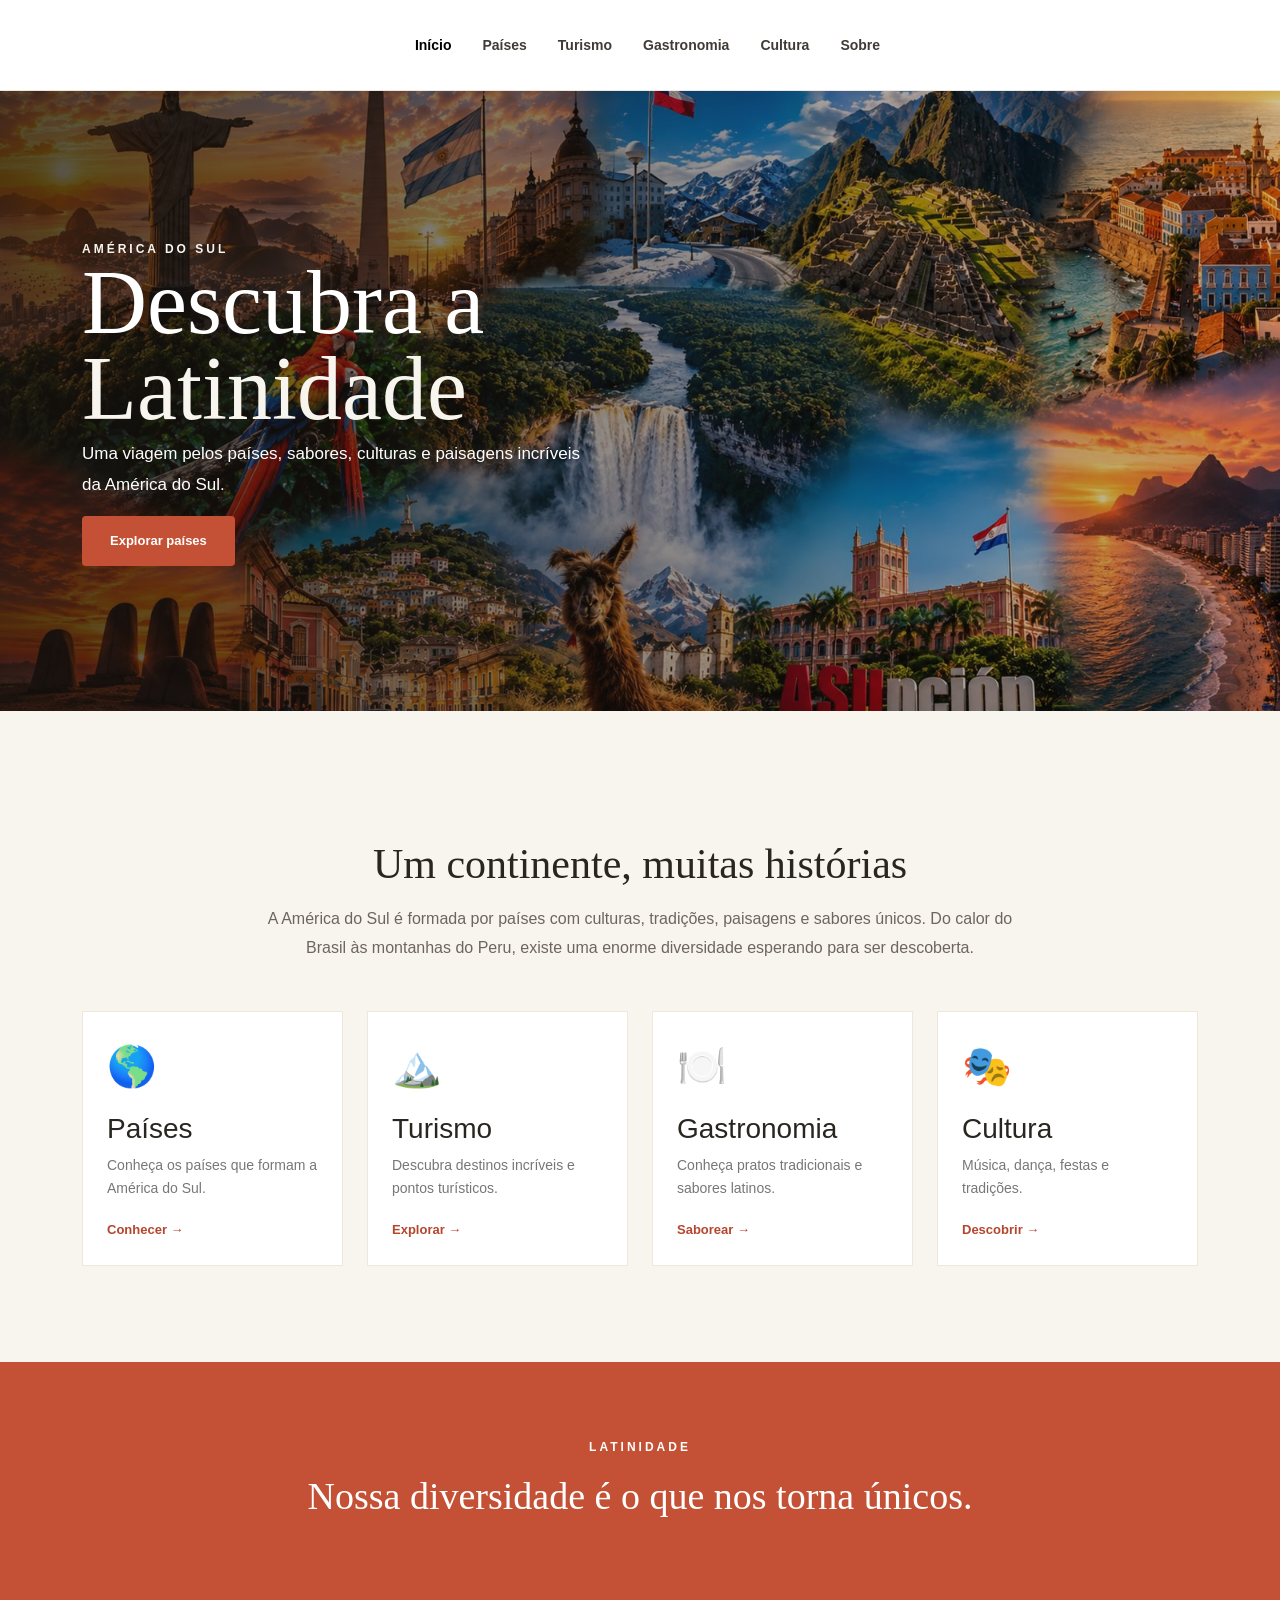
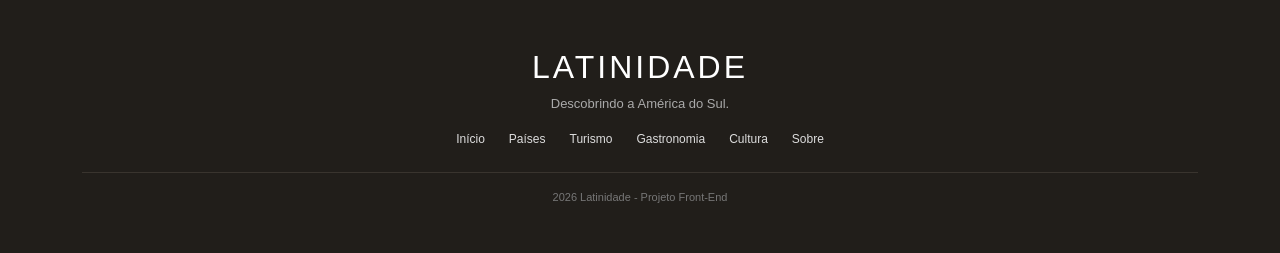
<file: index.html>
<!DOCTYPE html>
<html lang="pt-BR">

<head>
    <meta charset="UTF-8">
    <meta name="viewport" content="width=device-width, initial-scale=1.0">

    <title>Latinidade | América do Sul</title>

    <!-- Bootstrap 5 -->
    <link href="https://cdn.jsdelivr.net/npm/bootstrap@5.3.3/dist/css/bootstrap.min.css" rel="stylesheet">

    <!-- css personalizado -->
    <link rel="stylesheet" href="css/style.css">
</head>

<body>

    <header>
        <nav class="navbar navbar-expand-lg">
            <div class="container">

                

                <!-- BOTÃO MOBILE -->
                <button class="navbar-toggler" type="button" data-bs-toggle="collapse" data-bs-target="#menuPrincipal"
                    aria-controls="menuPrincipal" aria-expanded="false" aria-label="Abrir menu">

                    <span class="navbar-toggler-icon"></span>

                </button>

                <!-- MENU -->
                <div class="collapse navbar-collapse" id="menuPrincipal">

                    <ul class="navbar-nav ms-auto">

                        <li class="nav-item">
                            <a class="nav-link active" href="index.html">
                                Início
                            </a>
                        </li>

                        <li class="nav-item">
                            <a class="nav-link" href="paises.html">
                                Países
                            </a>
                        </li>

                        <li class="nav-item">
                            <a class="nav-link" href="turismo.html">
                                Turismo
                            </a>
                        </li>

                        <li class="nav-item">
                            <a class="nav-link" href="gastronomia.html">
                                Gastronomia
                            </a>
                        </li>

                        <li class="nav-item">
                            <a class="nav-link" href="cultura.html">
                                Cultura
                            </a>
                        </li>

                        <li class="nav-item">
                            <a class="nav-link" href="sobre.html">
                                Sobre
                            </a>
                        </li>

                    </ul>

                </div>

            </div>
        </nav>
    </header>


    <main>

        <!-- HERO -->
        <section class="hero">

            <div class="container hero-content">

                <span class="tag">
                    AMÉRICA DO SUL
                </span>

                <h1 class="display-title">
                    Descubra a<br>
                    <span>Latinidade</span>
                </h1>

                <p>
                    Uma viagem pelos países, sabores, culturas e paisagens
                    incríveis da América do Sul.
                </p>

                <a href="paises.html" class="btn-latinidade">
                    Explorar países
                </a>

            </div>

        </section>


        <!-- INTRODUÇÃO -->
        <section class="py-5">

            <div class="container py-5">

                <div class="section-title text-center mb-5">

                    <span>EXPLORE</span>

                    <h2 class="mt-2">
                        Um continente, muitas histórias
                    </h2>

                    <p class="intro-text mx-auto mt-3">
                        A América do Sul é formada por países com culturas,
                        tradições, paisagens e sabores únicos. Do calor do Brasil
                        às montanhas do Peru, existe uma enorme diversidade
                        esperando para ser descoberta.
                    </p>

                </div>


                <!-- CARDS -->
                <div class="row g-4">

                    <div class="col-12 col-md-6 col-lg-3">

                        <div class="info-card h-100 p-4">

                            <div class="card-icon mb-3">
                                🌎
                            </div>

                            <h3>
                                Países
                            </h3>

                            <p>
                                Conheça os países que formam a América do Sul.
                            </p>

                            <a href="paises.html">
                                Conhecer →
                            </a>

                        </div>

                    </div>


                    <div class="col-12 col-md-6 col-lg-3">

                        <div class="info-card h-100 p-4">

                            <div class="card-icon mb-3">
                                🏔️
                            </div>

                            <h3>
                                Turismo
                            </h3>

                            <p>
                                Descubra destinos incríveis e pontos turísticos.
                            </p>

                            <a href="turismo.html">
                                Explorar →
                            </a>

                        </div>

                    </div>


                    <div class="col-12 col-md-6 col-lg-3">

                        <div class="info-card h-100 p-4">

                            <div class="card-icon mb-3">
                                🍽️
                            </div>

                            <h3>
                                Gastronomia
                            </h3>

                            <p>
                                Conheça pratos tradicionais e sabores latinos.
                            </p>

                            <a href="gastronomia.html">
                                Saborear →
                            </a>

                        </div>

                    </div>


                    <div class="col-12 col-md-6 col-lg-3">

                        <div class="info-card h-100 p-4">

                            <div class="card-icon mb-3">
                                🎭
                            </div>

                            <h3>
                                Cultura
                            </h3>

                            <p>
                                Música, dança, festas e tradições.
                            </p>

                            <a href="cultura.html">
                                Descobrir →
                            </a>

                        </div>

                    </div>

                </div>

            </div>

        </section>


        <!-- FRASE -->
        <section class="quote-section py-5">

            <div class="container text-center py-4">

                <span>
                    LATINIDADE
                </span>

                <h2 class="mx-auto mt-3">
                    Nossa diversidade é o que nos torna únicos.
                </h2>

            </div>

        </section>

    </main>


    <!-- FOOTER -->
    <footer class="py-5">

        <div class="container text-center">

            <h2>
                LATINIDADE
            </h2>

            <p>
                Descobrindo a América do Sul.
            </p>

            <div class="footer-links d-flex justify-content-center flex-wrap gap-4">

                <a href="index.html">Início</a>
                <a href="paises.html">Países</a>
                <a href="turismo.html">Turismo</a>
                <a href="gastronomia.html">Gastronomia</a>
                <a href="cultura.html">Cultura</a>
                <a href="sobre.html">Sobre</a>

            </div>

            <p class="copyright mt-4 pt-3 mb-0">
                 2026 Latinidade - Projeto Front-End
            </p>

        </div>

    </footer>


    <!-- Bootstrap JS -->
    <script src="https://cdn.jsdelivr.net/npm/bootstrap@5.3.3/dist/js/bootstrap.bundle.min.js"></script>

</body>

</html>
</file>
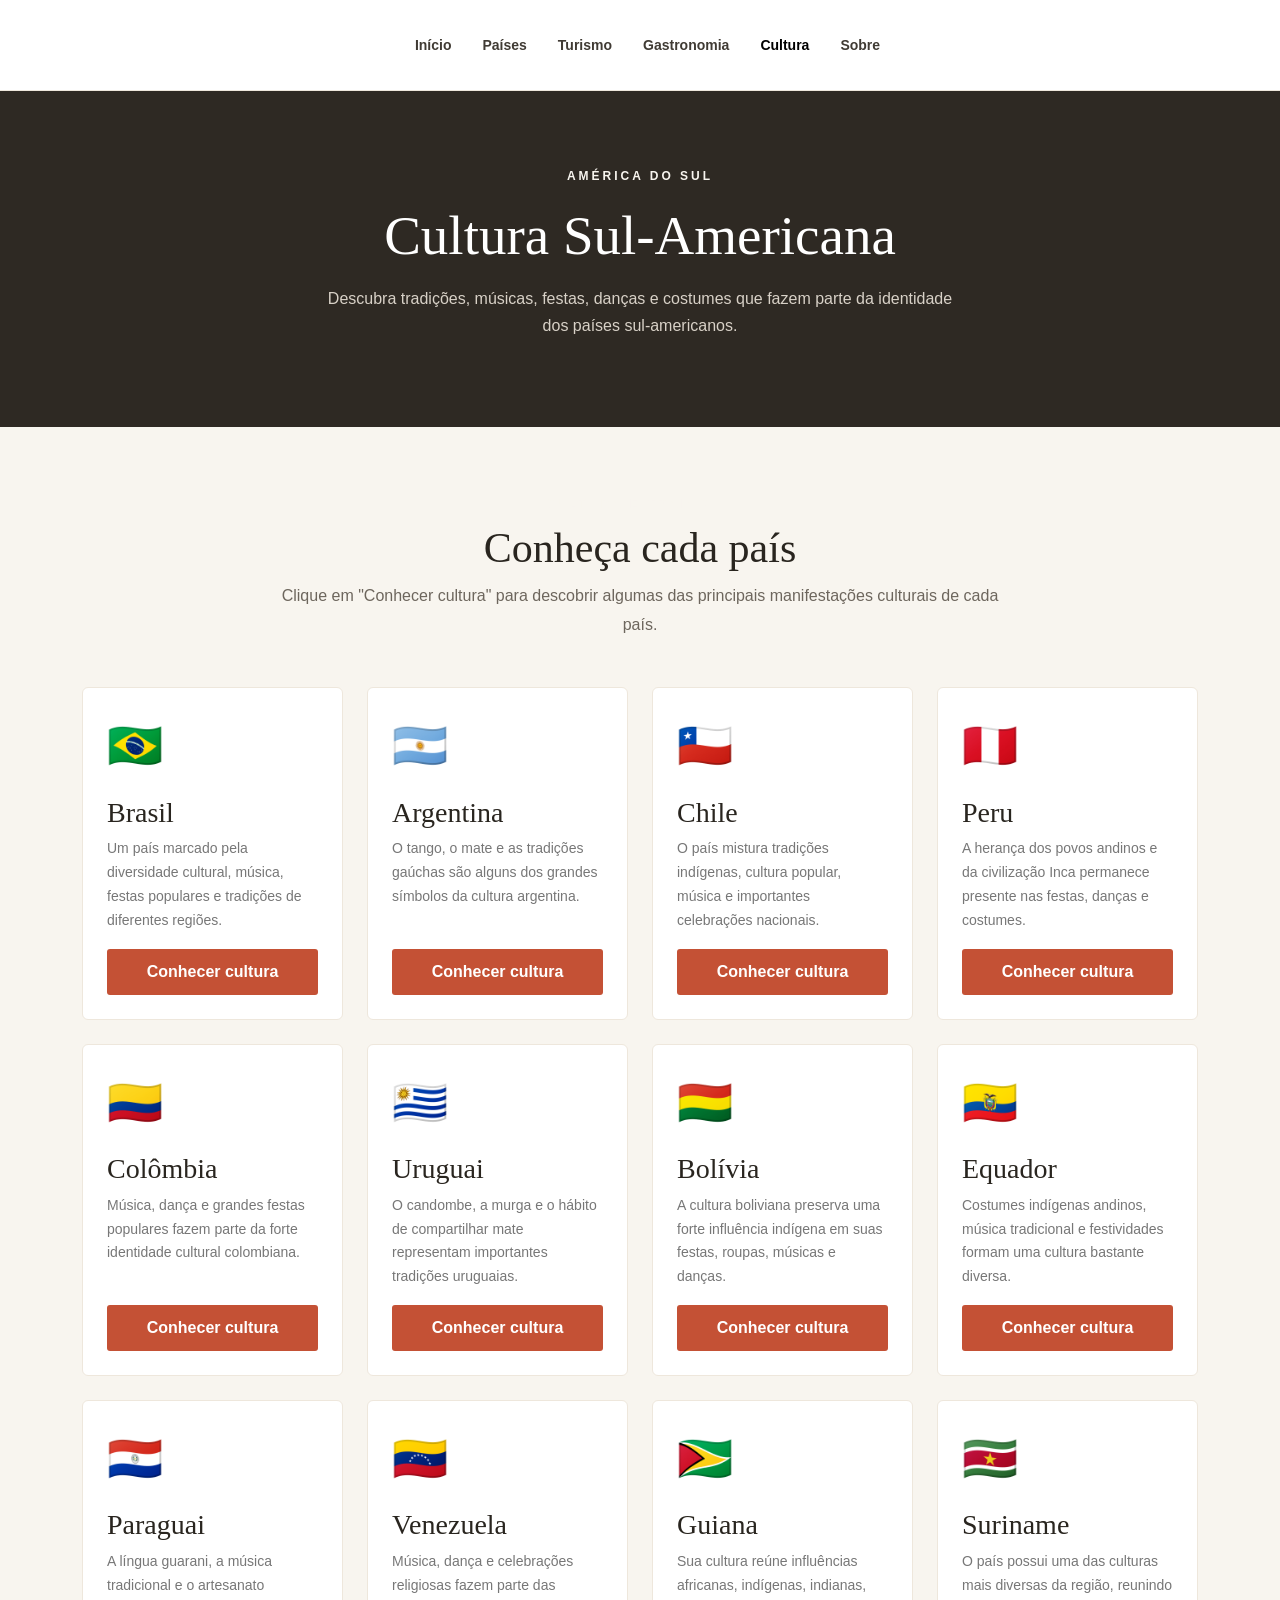
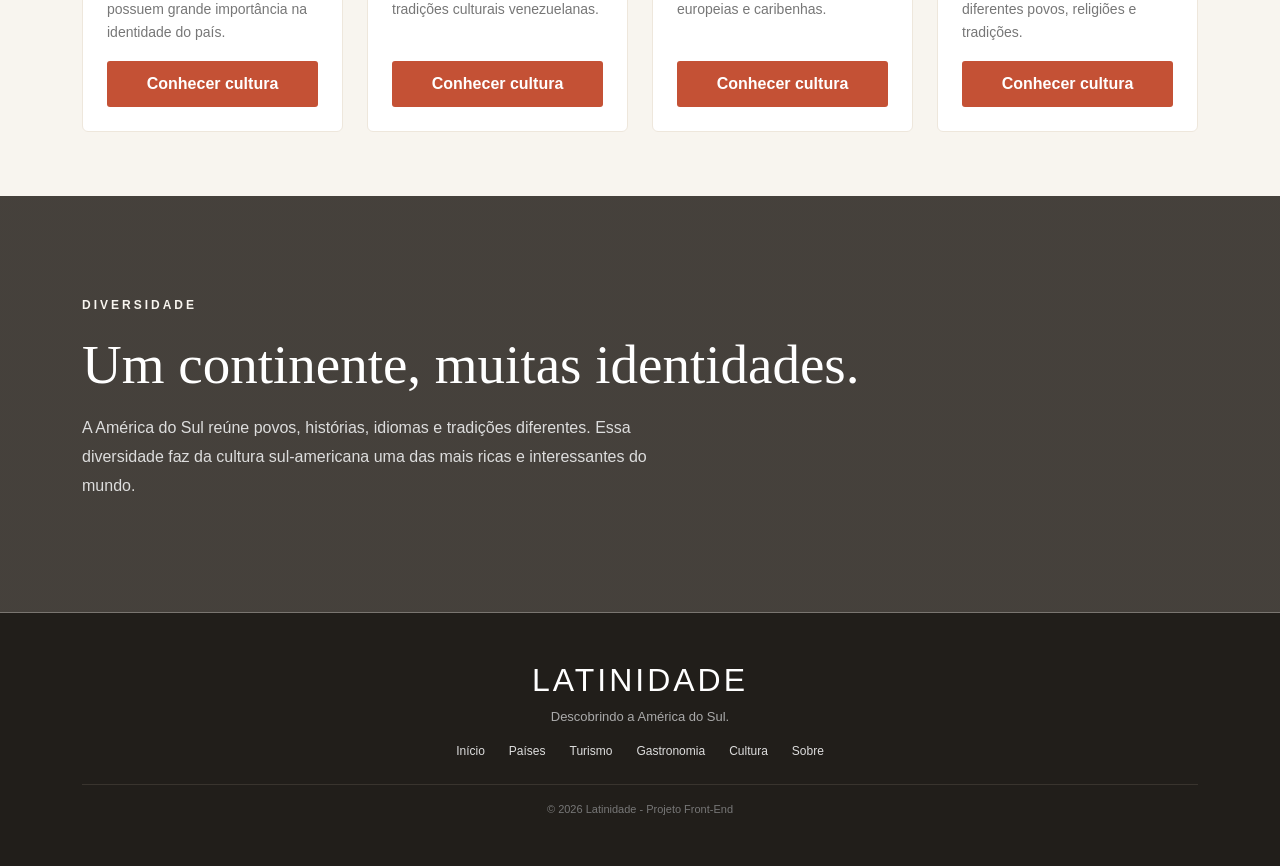
<file: cultura.html>
<!DOCTYPE html>
<html lang="pt-BR">

<head>

    <meta charset="UTF-8">

    <meta name="viewport" content="width=device-width, initial-scale=1.0">

    <title>Cultura | Latinidade</title>

    <!-- Bootstrap -->
    <link href="https://cdn.jsdelivr.net/npm/bootstrap@5.3.3/dist/css/bootstrap.min.css" rel="stylesheet">

    <!-- css do grupo -->
    <link rel="stylesheet" href="css/style.css">

    <!-- Só alguns ajustes específicos desta página -->
    <style>
        .culture-card {
            border-radius: 6px;
        }

        .culture-card p {
            min-height: 95px;
        }

        .culture-card .btn-card {
            margin-top: auto;
        }

        .culture-card {
            display: flex;
            flex-direction: column;
        }

        .culture-modal-icon {
            font-size: 55px;
        }

        .modal-content {
            border: none;
            border-radius: 8px;
        }

        .modal-header {
            background: #2b2722;
            color: white;
            border-bottom: none;
        }

        .modal-header .btn-close {
            filter: invert(1);
        }

        .modal-title {
            font-family: "Playfair Display", serif;
        }

        .culture-info {
            border-left: 3px solid #b5462e;
            padding-left: 15px;
            margin-bottom: 18px;
        }

        .culture-info strong {
            display: block;
            color: #b5462e;
            margin-bottom: 4px;
        }
    </style>

</head>


<body>


    <!-- =========================
     MENU
========================= -->

    <header>

        <nav class="navbar navbar-expand-lg">

            <div class="container">



                <!-- Botão que aparece no celular -->

                <button class="navbar-toggler" type="button" data-bs-toggle="collapse" data-bs-target="#menuPrincipal">

                    <span class="navbar-toggler-icon"></span>

                </button>


                <div class="collapse navbar-collapse" id="menuPrincipal">

                    <ul class="navbar-nav ms-auto">

                        <li class="nav-item">

                            <a class="nav-link" href="index.html">

                                Início

                            </a>

                        </li>


                        <li class="nav-item">

                            <a class="nav-link" href="paises.html">

                                Países

                            </a>

                        </li>


                        <li class="nav-item">

                            <a class="nav-link" href="turismo.html">

                                Turismo

                            </a>

                        </li>


                        <li class="nav-item">

                            <a class="nav-link" href="gastronomia.html">

                                Gastronomia

                            </a>

                        </li>


                        <li class="nav-item">

                            <a class="nav-link active" href="cultura.html">

                                Cultura

                            </a>

                        </li>


                        <li class="nav-item">

                            <a class="nav-link" href="sobre.html">

                                Sobre

                            </a>

                        </li>

                    </ul>

                </div>

            </div>

        </nav>

    </header>



    <main>


        <!-- =========================
     CABEÇALHO DA PÁGINA
========================= -->

        <section class="page-header py-5">

            <div class="container text-center py-4">

                <span>
                    AMÉRICA DO SUL
                </span>

                <h1 class="mt-3">
                    Cultura Sul-Americana
                </h1>

                <p class="mx-auto mt-3">

                    Descubra tradições, músicas, festas,
                    danças e costumes que fazem parte
                    da identidade dos países sul-americanos.

                </p>

            </div>

        </section>



        <!-- =========================
     CARDS
========================= -->

        <section class="py-5">

            <div class="container py-3">


                <div class="section-title text-center mb-5">

                    <span>
                        CULTURA E TRADIÇÃO
                    </span>

                    <h2 class="mt-2">
                        Conheça cada país
                    </h2>

                    <p class="intro-text mx-auto">

                        Clique em "Conhecer cultura" para descobrir
                        algumas das principais manifestações culturais
                        de cada país.

                    </p>

                </div>


                <div class="row g-4">


                    <!-- BRASIL -->

                    <div class="col-12 col-md-6 col-lg-4 col-xl-3">

                        <div class="culture-card h-100 p-4">

                            <div class="culture-icon mb-3">
                                🇧🇷
                            </div>

                            <h2>
                                Brasil
                            </h2>

                            <p>

                                Um país marcado pela diversidade cultural,
                                música, festas populares e tradições
                                de diferentes regiões.

                            </p>

                            <button class="btn-card" onclick="abrirCultura('Brasil')">

                                Conhecer cultura

                            </button>

                        </div>

                    </div>



                    <!-- ARGENTINA -->

                    <div class="col-12 col-md-6 col-lg-4 col-xl-3">

                        <div class="culture-card h-100 p-4">

                            <div class="culture-icon mb-3">
                                🇦🇷
                            </div>

                            <h2>
                                Argentina
                            </h2>

                            <p>

                                O tango, o mate e as tradições gaúchas
                                são alguns dos grandes símbolos
                                da cultura argentina.

                            </p>

                            <button class="btn-card" onclick="abrirCultura('Argentina')">

                                Conhecer cultura

                            </button>

                        </div>

                    </div>



                    <!-- CHILE -->

                    <div class="col-12 col-md-6 col-lg-4 col-xl-3">

                        <div class="culture-card h-100 p-4">

                            <div class="culture-icon mb-3">
                                🇨🇱
                            </div>

                            <h2>
                                Chile
                            </h2>

                            <p>

                                O país mistura tradições indígenas,
                                cultura popular, música e importantes
                                celebrações nacionais.

                            </p>

                            <button class="btn-card" onclick="abrirCultura('Chile')">

                                Conhecer cultura

                            </button>

                        </div>

                    </div>



                    <!-- PERU -->

                    <div class="col-12 col-md-6 col-lg-4 col-xl-3">

                        <div class="culture-card h-100 p-4">

                            <div class="culture-icon mb-3">
                                🇵🇪
                            </div>

                            <h2>
                                Peru
                            </h2>

                            <p>

                                A herança dos povos andinos e da
                                civilização Inca permanece presente
                                nas festas, danças e costumes.

                            </p>

                            <button class="btn-card" onclick="abrirCultura('Peru')">

                                Conhecer cultura

                            </button>

                        </div>

                    </div>



                    <!-- COLÔMBIA -->

                    <div class="col-12 col-md-6 col-lg-4 col-xl-3">

                        <div class="culture-card h-100 p-4">

                            <div class="culture-icon mb-3">
                                🇨🇴
                            </div>

                            <h2>
                                Colômbia
                            </h2>

                            <p>

                                Música, dança e grandes festas populares
                                fazem parte da forte identidade
                                cultural colombiana.

                            </p>

                            <button class="btn-card" onclick="abrirCultura('Colômbia')">

                                Conhecer cultura

                            </button>

                        </div>

                    </div>



                    <!-- URUGUAI -->

                    <div class="col-12 col-md-6 col-lg-4 col-xl-3">

                        <div class="culture-card h-100 p-4">

                            <div class="culture-icon mb-3">
                                🇺🇾
                            </div>

                            <h2>
                                Uruguai
                            </h2>

                            <p>

                                O candombe, a murga e o hábito de
                                compartilhar mate representam
                                importantes tradições uruguaias.

                            </p>

                            <button class="btn-card" onclick="abrirCultura('Uruguai')">

                                Conhecer cultura

                            </button>

                        </div>

                    </div>



                    <!-- BOLÍVIA -->

                    <div class="col-12 col-md-6 col-lg-4 col-xl-3">

                        <div class="culture-card h-100 p-4">

                            <div class="culture-icon mb-3">
                                🇧🇴
                            </div>

                            <h2>
                                Bolívia
                            </h2>

                            <p>

                                A cultura boliviana preserva uma forte
                                influência indígena em suas festas,
                                roupas, músicas e danças.

                            </p>

                            <button class="btn-card" onclick="abrirCultura('Bolívia')">

                                Conhecer cultura

                            </button>

                        </div>

                    </div>



                    <!-- EQUADOR -->

                    <div class="col-12 col-md-6 col-lg-4 col-xl-3">

                        <div class="culture-card h-100 p-4">

                            <div class="culture-icon mb-3">
                                🇪🇨
                            </div>

                            <h2>
                                Equador
                            </h2>

                            <p>

                                Costumes indígenas andinos,
                                música tradicional e festividades
                                formam uma cultura bastante diversa.

                            </p>

                            <button class="btn-card" onclick="abrirCultura('Equador')">

                                Conhecer cultura

                            </button>

                        </div>

                    </div>



                    <!-- PARAGUAI -->

                    <div class="col-12 col-md-6 col-lg-4 col-xl-3">

                        <div class="culture-card h-100 p-4">

                            <div class="culture-icon mb-3">
                                🇵🇾
                            </div>

                            <h2>
                                Paraguai
                            </h2>

                            <p>

                                A língua guarani, a música tradicional
                                e o artesanato possuem grande importância
                                na identidade do país.

                            </p>

                            <button class="btn-card" onclick="abrirCultura('Paraguai')">

                                Conhecer cultura

                            </button>

                        </div>

                    </div>



                    <!-- VENEZUELA -->

                    <div class="col-12 col-md-6 col-lg-4 col-xl-3">

                        <div class="culture-card h-100 p-4">

                            <div class="culture-icon mb-3">
                                🇻🇪
                            </div>

                            <h2>
                                Venezuela
                            </h2>

                            <p>

                                Música, dança e celebrações religiosas
                                fazem parte das tradições
                                culturais venezuelanas.

                            </p>

                            <button class="btn-card" onclick="abrirCultura('Venezuela')">

                                Conhecer cultura

                            </button>

                        </div>

                    </div>



                    <!-- GUIANA -->

                    <div class="col-12 col-md-6 col-lg-4 col-xl-3">

                        <div class="culture-card h-100 p-4">

                            <div class="culture-icon mb-3">
                                🇬🇾
                            </div>

                            <h2>
                                Guiana
                            </h2>

                            <p>

                                Sua cultura reúne influências africanas,
                                indígenas, indianas, europeias
                                e caribenhas.

                            </p>

                            <button class="btn-card" onclick="abrirCultura('Guiana')">

                                Conhecer cultura

                            </button>

                        </div>

                    </div>



                    <!-- SURINAME -->

                    <div class="col-12 col-md-6 col-lg-4 col-xl-3">

                        <div class="culture-card h-100 p-4">

                            <div class="culture-icon mb-3">
                                🇸🇷
                            </div>

                            <h2>
                                Suriname
                            </h2>

                            <p>

                                O país possui uma das culturas mais
                                diversas da região, reunindo diferentes
                                povos, religiões e tradições.

                            </p>

                            <button class="btn-card" onclick="abrirCultura('Suriname')">

                                Conhecer cultura

                            </button>

                        </div>

                    </div>


                </div>

            </div>

        </section>



        <!-- =========================
     DESTAQUE FINAL
========================= -->

        <section class="culture-highlight py-5">

            <div class="container py-5">

                <span class="small-title">
                    DIVERSIDADE
                </span>

                <h2 class="mt-3">

                    Um continente,
                    muitas identidades.

                </h2>

                <p class="mt-3">

                    A América do Sul reúne povos, histórias,
                    idiomas e tradições diferentes.
                    Essa diversidade faz da cultura sul-americana
                    uma das mais ricas e interessantes do mundo.

                </p>

            </div>

        </section>


    </main>



    <!-- =========================
     RODAPÉ
========================= -->

    <footer class="py-5">

        <div class="container text-center">

            <h2>
                LATINIDADE
            </h2>

            <p>
                Descobrindo a América do Sul.
            </p>


            <div class="footer-links d-flex justify-content-center flex-wrap gap-4">

                <a href="index.html">
                    Início
                </a>

                <a href="paises.html">
                    Países
                </a>

                <a href="turismo.html">
                    Turismo
                </a>

                <a href="gastronomia.html">
                    Gastronomia
                </a>

                <a href="cultura.html">
                    Cultura
                </a>

                <a href="sobre.html">
                    Sobre
                </a>

            </div>


            <p class="copyright mt-4 pt-3 mb-0">

                © 2026 Latinidade - Projeto Front-End

            </p>

        </div>

    </footer>



    <!-- ==================================
     MODAL CULTURA
=================================== -->

    <div class="modal fade" id="modalCultura" tabindex="-1">

        <div class="modal-dialog modal-dialog-centered modal-lg">

            <div class="modal-content">


                <!-- IMAGEM -->

                <div class="culture-modal-hero" id="modalImagem">


                    <!-- botão fechar -->

                    <button type="button" class="btn-close culture-modal-close" data-bs-dismiss="modal"
                        aria-label="Fechar">
                    </button>


                    <!-- informações sobre a imagem -->

                    <div class="culture-modal-hero-content">

                        <div class="flag" id="modalBandeira">
                        </div>


                        <h2 id="modalPais">
                            Brasil
                        </h2>


                        <p id="modalSubtitulo">
                            Diversidade, música e tradição.
                        </p>

                    </div>

                </div>



                <!-- CONTEÚDO -->

                <div class="modal-body p-4 p-md-5">


                    <div class="culture-info">

                        <strong>
                            🎵 Música e dança
                        </strong>

                        <span id="modalMusica">
                        </span>

                    </div>



                    <div class="culture-info">

                        <strong>
                            🎉 Festas e tradições
                        </strong>

                        <span id="modalFesta">
                        </span>

                    </div>



                    <div class="culture-info">

                        <strong>
                            🌎 Identidade cultural
                        </strong>

                        <span id="modalIdentidade">
                        </span>

                    </div>



                    <div class="text-end mt-4">

                        <button class="btn-card" data-bs-dismiss="modal">

                            Fechar

                        </button>

                    </div>


                </div>

            </div>

        </div>

    </div>


    <!-- Bootstrap JavaScript -->

    <script src="https://cdn.jsdelivr.net/npm/bootstrap@5.3.3/dist/js/bootstrap.bundle.min.js">
    </script>



    <!-- NOSSO JAVASCRIPT -->

    <script>


        const culturas = {


            Brasil: {

                bandeira: "🇧🇷",

                imagem: "img/cultura/brasil.jpg",

                subtitulo: "Diversidade, música e tradição.",

                musica:
                    "Samba, bossa nova, forró, frevo e outros ritmos representam diferentes regiões brasileiras.",

                festa:
                    "Carnaval, festas juninas e celebrações religiosas estão entre as manifestações populares mais conhecidas.",

                identidade:
                    "A cultura brasileira resulta da mistura de influências indígenas, africanas, europeias e de diversos povos imigrantes."

            },


            Argentina: {

                bandeira: "🇦🇷",

                imagem: "img/cultura/argentina.jpg",

                subtitulo: "Tango, tradição e identidade.",

                musica:
                    "O tango é um dos maiores símbolos culturais argentinos e ganhou reconhecimento internacional.",

                festa:
                    "O hábito de compartilhar mate e as tradições dos gaúchos fazem parte da vida e da história do país.",

                identidade:
                    "A cultura argentina combina tradições locais, influências indígenas e forte herança da imigração europeia."

            },


            Chile: {

                bandeira: "🇨🇱",

                imagem: "img/cultura/chile.jpg",

                subtitulo: "Tradições indígenas e celebrações nacionais.",

                musica:
                    "A cueca é considerada uma das danças tradicionais mais representativas do Chile.",

                festa:
                    "As Festas Pátrias são celebradas com música, danças, comidas e encontros familiares.",

                identidade:
                    "A cultura chilena reúne tradições indígenas, especialmente mapuches, e influências europeias."

            },


            Peru: {

                bandeira: "🇵🇪",

                imagem: "img/cultura/peru.png",

                subtitulo: "Herança andina e história Inca.",

                musica:
                    "Danças como a marinera e ritmos andinos fazem parte da tradição musical peruana.",

                festa:
                    "O Inti Raymi é uma importante celebração relacionada à herança da antiga civilização Inca.",

                identidade:
                    "A cultura peruana mantém forte presença de tradições andinas e indígenas combinadas com influências coloniais."

            },

            Colômbia: {

                bandeira: "🇨🇴",

                imagem: "img/cultura/colombia.jpg",

                subtitulo: "Diversidade cultural e tradições rurais.",

                musica:
                    "Cumbia e vallenato estão entre os estilos musicais mais conhecidos e representativos do país.",

                festa:
                    "O Carnaval de Barranquilla é uma das celebrações culturais mais famosas da Colômbia.",

                identidade:
                    "A cultura colombiana é resultado da mistura de influências indígenas, africanas e europeias."

            },


            Uruguai: {

                bandeira: "🇺🇾",

                imagem: "img/cultura/uruguai.jpg",

                subtitulo: "Tradições gaúchas e cultura urbana.",

                musica:
                    "O candombe e a murga possuem grande importância na música e na cultura popular uruguaia.",

                festa:
                    "O Carnaval uruguaio reúne apresentações de murgas, comparsas e diferentes manifestações populares.",

                identidade:
                    "O mate, a música e as tradições ligadas à vida gaúcha fazem parte do cotidiano e da identidade do país."

            },


            Bolívia: {

                bandeira: "🇧🇴",

                imagem: "img/cultura/bolivia.jpg",

                subtitulo: "Tradições indígenas e celebrações nacionais.",

                musica:
                    "Danças tradicionais como a Diablada utilizam roupas coloridas, máscaras e música típica.",

                festa:
                    "O Carnaval de Oruro é uma importante celebração das tradições culturais bolivianas.",

                identidade:
                    "Povos indígenas como quéchuas e aimarás exercem forte influência nos idiomas, roupas, festas e costumes."

            },


            Equador: {

                bandeira: "🇪🇨",

                imagem: "img/cultura/equador.jpg",

                subtitulo: "Diversidade cultural e tradições indígenas.",

                musica:
                    "O pasillo é um gênero musical tradicional associado à cultura e à identidade equatoriana.",

                festa:
                    "Diferentes regiões preservam festas indígenas, religiosas e celebrações populares.",

                identidade:
                    "A cultura equatoriana reúne tradições andinas, indígenas, afro-equatorianas e influências europeias."

            },


            Paraguai: {

                bandeira: "🇵🇾",

                imagem: "img/cultura/paraguai.jpg",

                subtitulo: "Tradições guarani e música popular.",

                musica:
                    "A polca paraguaia e a harpa paraguaia são importantes elementos da música tradicional.",

                festa:
                    "Festas religiosas, artesanato e encontros comunitários preservam diferentes tradições do país.",

                identidade:
                    "O Paraguai possui forte presença da cultura guarani, e o guarani é amplamente utilizado ao lado do espanhol."

            },


            Venezuela: {

                bandeira: "🇻🇪",

                imagem: "img/cultura/venezuela.jpg",

                subtitulo: "Música, dança e celebrações religiosas.",

                musica:
                    "O joropo é uma das manifestações musicais e de dança mais representativas da Venezuela.",

                festa:
                    "Festas religiosas e celebrações populares variam de acordo com as diferentes regiões do país.",

                identidade:
                    "A cultura venezuelana reúne influências indígenas, africanas e europeias."

            },


            Guiana: {

                bandeira: "🇬🇾",

                imagem: "img/cultura/guiana.jpg",

                subtitulo: "Diversidade cultural e influências caribenhas.",

                musica:
                    "A música do país reflete influências caribenhas, africanas e indianas.",

                festa:
                    "Mashramani é uma das grandes celebrações nacionais e reúne desfiles, música e dança.",

                identidade:
                    "A sociedade guianense reúne comunidades indígenas, afro-guianenses, indo-guianenses e outros grupos culturais."

            },


            Suriname: {

                bandeira: "🇸🇷",

                imagem: "img/cultura/suriname.jpg",

                subtitulo: "Diversidade cultural e tradições religiosas.",

                musica:
                    "O kaseko é um dos estilos musicais associados à diversidade cultural surinamesa.",

                festa:
                    "O país celebra tradições relacionadas às diferentes comunidades religiosas e culturais presentes em sua população.",

                identidade:
                    "A cultura do Suriname combina influências indígenas, africanas, indianas, javanesas, europeias e outras."

            }

        };



        function abrirCultura(pais) {

            const cultura = culturas[pais];


            // coloca a imagem no topo

            document.getElementById("modalImagem").style.backgroundImage =
                `url('${cultura.imagem}')`;


            // bandeira

            document.getElementById("modalBandeira").textContent =
                cultura.bandeira;


            // nome do país

            document.getElementById("modalPais").textContent =
                pais;


            // subtítulo

            document.getElementById("modalSubtitulo").textContent =
                cultura.subtitulo;


            // música

            document.getElementById("modalMusica").textContent =
                cultura.musica;


            // festas

            document.getElementById("modalFesta").textContent =
                cultura.festa;


            // identidade

            document.getElementById("modalIdentidade").textContent =
                cultura.identidade;


            // manda o Bootstrap abrir a janela

            const modal =
                new bootstrap.Modal(
                    document.getElementById("modalCultura")
                );


            modal.show();

        }


    </script>


</body>

</html>
</file>
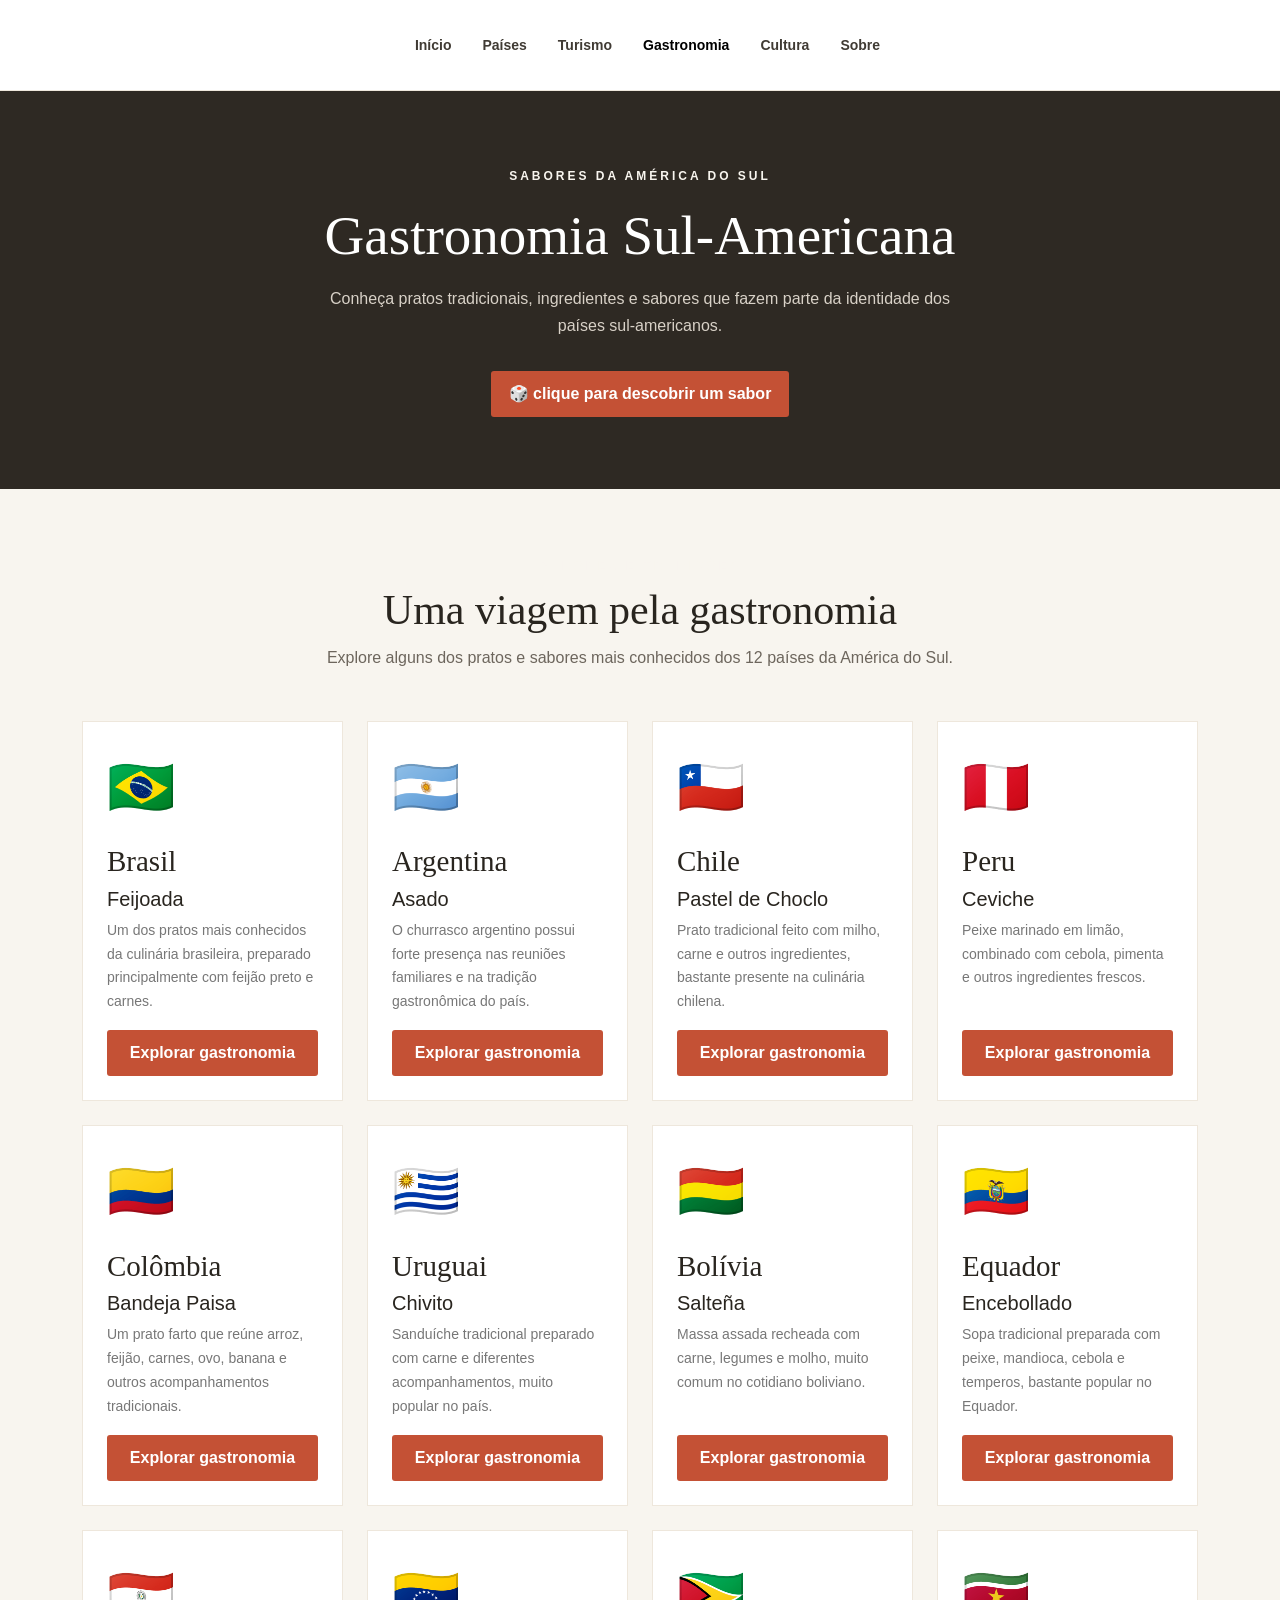
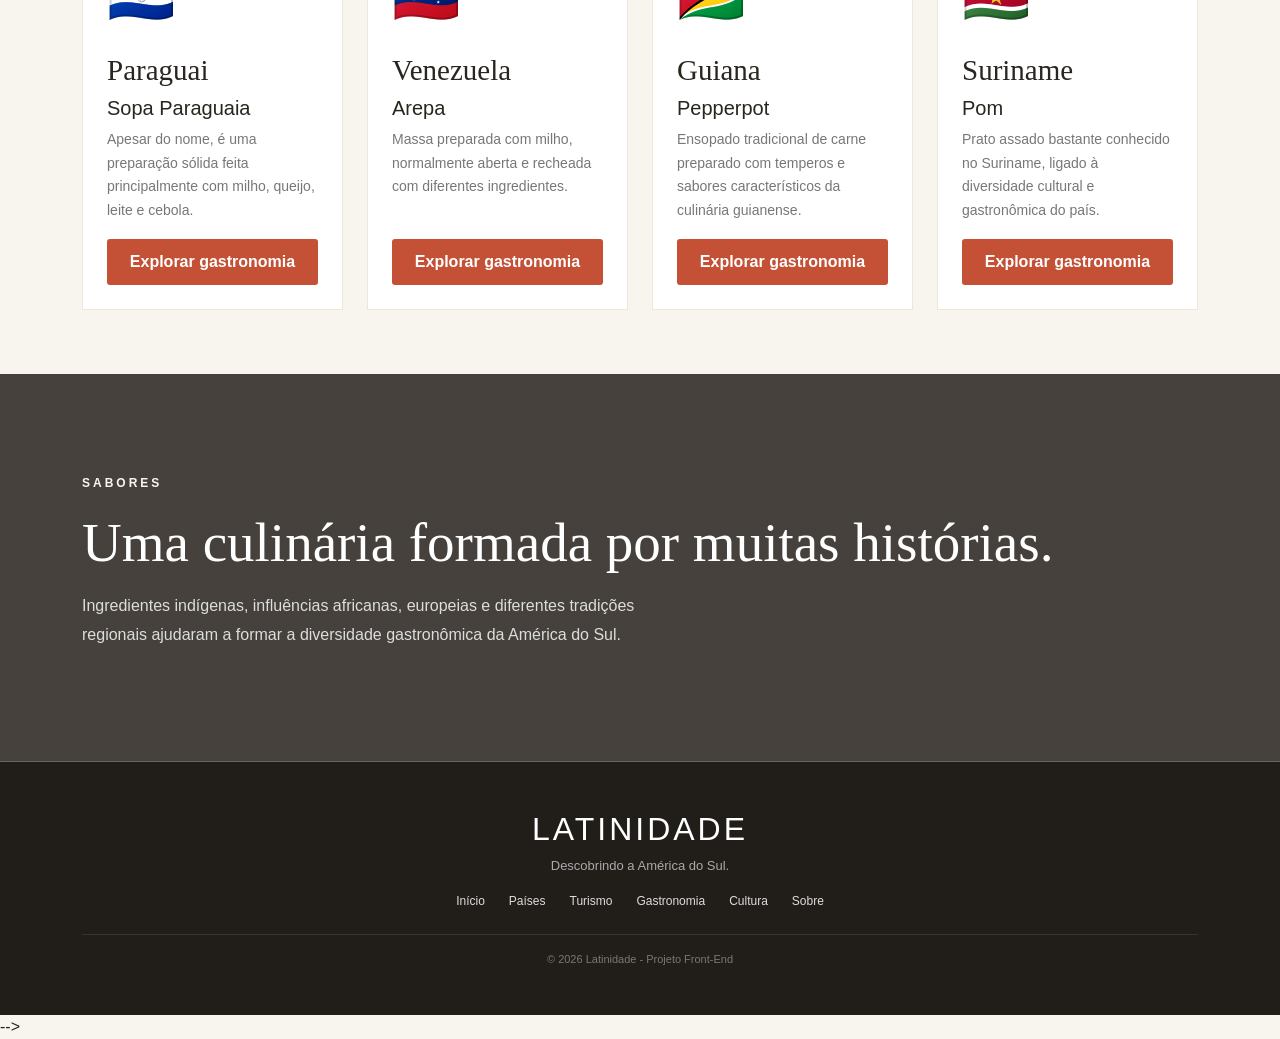
<file: gastronomia.html>
<!DOCTYPE html>
<html lang="pt-BR">

<head>
    <meta charset="UTF-8">

    <meta name="viewport" content="width=device-width, initial-scale=1.0">

    <title>Gastronomia | Latinidade</title>

    <!-- Bootstrap -->
<link href="https://cdn.jsdelivr.net/npm/bootstrap@5.3.3/dist/css/bootstrap.min.css" rel="stylesheet">

<!-- css do projeto -->
<link rel="stylesheet" href="css/style.css">


<!-- Ajustes específicos da Gastronomia -->
<style>
    .food-card {
        display: flex;
        flex-direction: column;
        height: 100%;
        transition: transform 0.3s ease, box-shadow 0.3s ease;
    }

    .food-card:hover {
        transform: translateY(-6px);
        box-shadow: 0 12px 28px rgba(0, 0, 0, 0.12);
    }

    .food-card p {
        min-height: 95px;
    }

    .food-card .btn-card {
        margin-top: auto;
    }


    /* IMAGEM DO MODAL */

    .food-modal-hero {
        height: 250px;

        background-size: cover;
        background-position: center;

        position: relative;

        border-radius: 8px 8px 0 0;

        overflow: hidden;
    }


    .food-modal-hero::after {
        content: "";

        position: absolute;

        inset: 0;

        background: linear-gradient(to top,
                rgba(30, 25, 20, 0.92),
                rgba(30, 25, 20, 0.10));
    }


    .food-modal-content {
        position: absolute;

        left: 30px;
        bottom: 25px;

        color: white;

        z-index: 2;
    }


    .food-modal-content .flag {
        font-size: 34px;
    }


    .food-modal-content h2 {
        font-family: "Playfair Display", serif;

        font-size: 34px;

        margin: 5px 0;
    }


    .food-modal-content p {
        margin: 0;

        opacity: 0.9;
    }


    .food-modal-close {
        position: absolute;

        top: 18px;
        right: 18px;

        z-index: 3;

        background-color: rgba(255, 255, 255, 0.9);

        border-radius: 50%;

        padding: 9px;
    }


    .food-info {
        border-left: 3px solid #b5462e;

        padding-left: 15px;

        margin-bottom: 22px;
    }


    .food-info strong {
        display: block;

        color: #b5462e;

        margin-bottom: 5px;
    }


    @media (max-width: 576px) {

        .food-modal-hero {
            height: 210px;
        }

        .food-modal-content {
            left: 20px;
            bottom: 20px;
        }

        .food-modal-content h2 {
            font-size: 27px;
        }

    }
</style>

</head>



<body>


    <!-- =================================
     MENU
================================= -->

    <header>

        <nav class="navbar navbar-expand-lg">

            <div class="container">



                <button class="navbar-toggler" type="button" data-bs-toggle="collapse" data-bs-target="#menuPrincipal">

                    <span class="navbar-toggler-icon"></span>

                </button>


                <div class="collapse navbar-collapse" id="menuPrincipal">

                    <ul class="navbar-nav ms-auto">

                        <li class="nav-item">
                            <a class="nav-link" href="index.html">
                                Início
                            </a>
                        </li>


                        <li class="nav-item">
                            <a class="nav-link" href="paises.html">
                                Países
                            </a>
                        </li>


                        <li class="nav-item">
                            <a class="nav-link" href="turismo.html">
                                Turismo
                            </a>
                        </li>


                        <li class="nav-item">
                            <a class="nav-link active" href="gastronomia.html">
                                Gastronomia
                            </a>
                        </li>


                        <li class="nav-item">
                            <a class="nav-link" href="cultura.html">
                                Cultura
                            </a>
                        </li>


                        <li class="nav-item">
                            <a class="nav-link" href="sobre.html">
                                Sobre
                            </a>
                        </li>

                    </ul>

                </div>

            </div>

        </nav>

    </header>



    <main>


        <!-- =================================
     CABEÇALHO
================================= -->

        <section class="page-header py-5">

            <div class="container text-center py-4">

                <span>
                    SABORES DA AMÉRICA DO SUL
                </span>

                <h1 class="mt-3">
                    Gastronomia Sul-Americana
                </h1>

                <p class="mx-auto mt-3">

                    Conheça pratos tradicionais,
                    ingredientes e sabores que fazem parte
                    da identidade dos países sul-americanos.

                </p>

                <button class="btn-card mt-3" onclick="saborAleatorio()">

                    🎲 clique para descobrir um sabor

                </button>

            </div>

        </section>



        <!-- =================================
     CARDS
================================= -->

        <section class="py-5">

            <div class="container py-3">


                <div class="section-title text-center mb-5">

                    <span>
                        SABORES E TRADIÇÕES
                    </span>

                    <h2 class="mt-2">
                        Uma viagem pela gastronomia
                    </h2>

                    <p class="intro-text mx-auto">

                        Explore alguns dos pratos e sabores
                        mais conhecidos dos 12 países
                        da América do Sul.

                    </p>

                </div>



                <div class="row g-4">


                    <!-- BRASIL -->

                    <div class="col-12 col-md-6 col-lg-4 col-xl-3">

                        <div class="food-card p-4">

                            <div class="food-icon mb-3">
                                🇧🇷
                            </div>

                            <h2>Brasil</h2>

                            <h5>Feijoada</h5>

                            <p>
                                Um dos pratos mais conhecidos da culinária
                                brasileira, preparado principalmente
                                com feijão preto e carnes.
                            </p>

                            <button class="btn-card" onclick="abrirGastronomia('Brasil')">

                                Explorar gastronomia

                            </button>

                        </div>

                    </div>



                    <!-- ARGENTINA -->

                    <div class="col-12 col-md-6 col-lg-4 col-xl-3">

                        <div class="food-card p-4">

                            <div class="food-icon mb-3">
                                🇦🇷
                            </div>

                            <h2>Argentina</h2>

                            <h5>Asado</h5>

                            <p>
                                O churrasco argentino possui forte presença
                                nas reuniões familiares e na tradição
                                gastronômica do país.
                            </p>

                            <button class="btn-card" onclick="abrirGastronomia('Argentina')">

                                Explorar gastronomia

                            </button>

                        </div>

                    </div>



                    <!-- CHILE -->

                    <div class="col-12 col-md-6 col-lg-4 col-xl-3">

                        <div class="food-card p-4">

                            <div class="food-icon mb-3">
                                🇨🇱
                            </div>

                            <h2>Chile</h2>

                            <h5>Pastel de Choclo</h5>

                            <p>
                                Prato tradicional feito com milho,
                                carne e outros ingredientes,
                                bastante presente na culinária chilena.
                            </p>

                            <button class="btn-card" onclick="abrirGastronomia('Chile')">

                                Explorar gastronomia

                            </button>

                        </div>

                    </div>



                    <!-- PERU -->

                    <div class="col-12 col-md-6 col-lg-4 col-xl-3">

                        <div class="food-card p-4">

                            <div class="food-icon mb-3">
                                🇵🇪
                            </div>

                            <h2>Peru</h2>

                            <h5>Ceviche</h5>

                            <p>
                                Peixe marinado em limão,
                                combinado com cebola, pimenta
                                e outros ingredientes frescos.
                            </p>

                            <button class="btn-card" onclick="abrirGastronomia('Peru')">

                                Explorar gastronomia

                            </button>

                        </div>

                    </div>



                    <!-- COLÔMBIA -->

                    <div class="col-12 col-md-6 col-lg-4 col-xl-3">

                        <div class="food-card p-4">

                            <div class="food-icon mb-3">
                                🇨🇴
                            </div>

                            <h2>Colômbia</h2>

                            <h5>Bandeja Paisa</h5>

                            <p>
                                Um prato farto que reúne arroz,
                                feijão, carnes, ovo, banana e outros
                                acompanhamentos tradicionais.
                            </p>

                            <button class="btn-card" onclick="abrirGastronomia('Colômbia')">

                                Explorar gastronomia

                            </button>

                        </div>

                    </div>



                    <!-- URUGUAI -->

                    <div class="col-12 col-md-6 col-lg-4 col-xl-3">

                        <div class="food-card p-4">

                            <div class="food-icon mb-3">
                                🇺🇾
                            </div>

                            <h2>Uruguai</h2>

                            <h5>Chivito</h5>

                            <p>
                                Sanduíche tradicional preparado
                                com carne e diferentes acompanhamentos,
                                muito popular no país.
                            </p>

                            <button class="btn-card" onclick="abrirGastronomia('Uruguai')">

                                Explorar gastronomia

                            </button>

                        </div>

                    </div>



                    <!-- BOLÍVIA -->

                    <div class="col-12 col-md-6 col-lg-4 col-xl-3">

                        <div class="food-card p-4">

                            <div class="food-icon mb-3">
                                🇧🇴
                            </div>

                            <h2>Bolívia</h2>

                            <h5>Salteña</h5>

                            <p>
                                Massa assada recheada com carne,
                                legumes e molho, muito comum
                                no cotidiano boliviano.
                            </p>

                            <button class="btn-card" onclick="abrirGastronomia('Bolívia')">

                                Explorar gastronomia

                            </button>

                        </div>

                    </div>



                    <!-- EQUADOR -->

                    <div class="col-12 col-md-6 col-lg-4 col-xl-3">

                        <div class="food-card p-4">

                            <div class="food-icon mb-3">
                                🇪🇨
                            </div>

                            <h2>Equador</h2>

                            <h5>Encebollado</h5>

                            <p>
                                Sopa tradicional preparada com peixe,
                                mandioca, cebola e temperos,
                                bastante popular no Equador.
                            </p>

                            <button class="btn-card" onclick="abrirGastronomia('Equador')">

                                Explorar gastronomia

                            </button>

                        </div>

                    </div>



                    <!-- PARAGUAI -->

                    <div class="col-12 col-md-6 col-lg-4 col-xl-3">

                        <div class="food-card p-4">

                            <div class="food-icon mb-3">
                                🇵🇾
                            </div>

                            <h2>Paraguai</h2>

                            <h5>Sopa Paraguaia</h5>

                            <p>
                                Apesar do nome, é uma preparação sólida
                                feita principalmente com milho,
                                queijo, leite e cebola.
                            </p>

                            <button class="btn-card" onclick="abrirGastronomia('Paraguai')">

                                Explorar gastronomia

                            </button>

                        </div>

                    </div>



                    <!-- VENEZUELA -->

                    <div class="col-12 col-md-6 col-lg-4 col-xl-3">

                        <div class="food-card p-4">

                            <div class="food-icon mb-3">
                                🇻🇪
                            </div>

                            <h2>Venezuela</h2>

                            <h5>Arepa</h5>

                            <p>
                                Massa preparada com milho,
                                normalmente aberta e recheada
                                com diferentes ingredientes.
                            </p>

                            <button class="btn-card" onclick="abrirGastronomia('Venezuela')">

                                Explorar gastronomia

                            </button>

                        </div>

                    </div>



                    <!-- GUIANA -->

                    <div class="col-12 col-md-6 col-lg-4 col-xl-3">

                        <div class="food-card p-4">

                            <div class="food-icon mb-3">
                                🇬🇾
                            </div>

                            <h2>Guiana</h2>

                            <h5>Pepperpot</h5>

                            <p>
                                Ensopado tradicional de carne
                                preparado com temperos e sabores
                                característicos da culinária guianense.
                            </p>

                            <button class="btn-card" onclick="abrirGastronomia('Guiana')">

                                Explorar gastronomia

                            </button>

                        </div>

                    </div>



                    <!-- SURINAME -->

                    <div class="col-12 col-md-6 col-lg-4 col-xl-3">

                        <div class="food-card p-4">

                            <div class="food-icon mb-3">
                                🇸🇷
                            </div>

                            <h2>Suriname</h2>

                            <h5>Pom</h5>

                            <p>
                                Prato assado bastante conhecido
                                no Suriname, ligado à diversidade
                                cultural e gastronômica do país.
                            </p>

                            <button class="btn-card" onclick="abrirGastronomia('Suriname')">

                                Explorar gastronomia

                            </button>

                        </div>

                    </div>


                </div>

            </div>

        </section>



        <!-- =================================
     DESTAQUE FINAL
================================= -->

        <section class="culture-highlight py-5">

            <div class="container py-5">

                <span class="small-title">
                    SABORES
                </span>

                <h2 class="mt-3">
                    Uma culinária formada por muitas histórias.
                </h2>

                <p class="mt-3">

                    Ingredientes indígenas,
                    influências africanas, europeias
                    e diferentes tradições regionais
                    ajudaram a formar a diversidade
                    gastronômica da América do Sul.

                </p>

            </div>

        </section>


    </main>



    <!-- =================================
     RODAPÉ
================================= -->

    <footer class="py-5">

        <div class="container text-center">

            <h2>LATINIDADE</h2>

            <p>
                Descobrindo a América do Sul.
            </p>


            <div class="footer-links d-flex justify-content-center flex-wrap gap-4">

                <a href="index.html">Início</a>

                <a href="paises.html">Países</a>

                <a href="turismo.html">Turismo</a>

                <a href="gastronomia.html">Gastronomia</a>

                <a href="cultura.html">Cultura</a>

                <a href="sobre.html">Sobre</a>

            </div>


            <p class="copyright mt-4 pt-3 mb-0">

                © 2026 Latinidade - Projeto Front-End

            </p>

        </div>

    </footer>



    <!-- =================================
     MODAL
================================= -->

    <div class="modal fade" id="modalGastronomia" tabindex="-1">

        <div class="modal-dialog modal-dialog-centered modal-lg">

            <div class="modal-content">


                <!-- FOTO DO PRATO -->

                <div class="food-modal-hero" id="modalImagem">


                    <button type="button" class="btn-close food-modal-close" data-bs-dismiss="modal"
                        aria-label="Fechar">
                    </button>


                    <div class="food-modal-content">

                        <div class="flag" id="modalBandeira">
                        </div>


                        <h2 id="modalPrato">
                            Prato
                        </h2>


                        <p id="modalPais">
                            País
                        </p>

                    </div>

                </div>



                <!-- INFORMAÇÕES -->

                <div class="modal-body p-4 p-md-5">


                    <div class="food-info">

                        <strong>
                            🍽️ Sobre o prato
                        </strong>

                        <span id="modalDescricao">
                        </span>

                    </div>



                    <div class="food-info">

                        <strong>
                            🥘 Principais ingredientes
                        </strong>

                        <span id="modalIngredientes">
                        </span>

                    </div>



                    <div class="food-info">

                        <strong>
                            💡 Curiosidade
                        </strong>

                        <span id="modalCuriosidade">
                        </span>

                    </div>



                    <div class="text-end mt-4">

                        <button class="btn-card" data-bs-dismiss="modal">

                            Fechar

                        </button>

                    </div>


                </div>

            </div>

        </div>

    </div>



    <!-- Bootstrap -->

    <script src="https://cdn.jsdelivr.net/npm/bootstrap@5.3.3/dist/js/bootstrap.bundle.min.js">
    </script>



    <!-- =================================
     JAVASCRIPT
================================= -->

    <script>


        const gastronomias = {


            Brasil: {

                bandeira: "🇧🇷",

                prato: "Feijoada",

                imagem: "img/gastronomia/brasil.jpg",

                descricao:
                    "A feijoada é um dos pratos mais conhecidos da culinária brasileira e costuma ser servida acompanhada de arroz, couve e outros complementos.",

                ingredientes:
                    "Feijão preto, carnes, arroz, couve e temperos.",

                curiosidade:
                    "Existem diferentes formas de preparar a feijoada de acordo com a região e os costumes locais."

            },


            Argentina: {

                bandeira: "🇦🇷",

                prato: "Asado",

                imagem: "img/gastronomia/argentina.jpg",

                descricao:
                    "O asado faz parte da tradição culinária argentina e está muito ligado a encontros familiares e sociais.",

                ingredientes:
                    "Diferentes cortes de carne preparados na churrasqueira ou parrilla.",

                curiosidade:
                    "A parrilla argentina possui grande importância na cultura gastronômica do país."

            },


            Chile: {

                bandeira: "🇨🇱",

                prato: "Pastel de Choclo",

                imagem: "img/gastronomia/chile.jpg",

                descricao:
                    "Prato tradicional chileno preparado com uma camada de milho sobre um recheio saboroso.",

                ingredientes:
                    "Milho, carne, cebola, ovo e temperos.",

                curiosidade:
                    "É muito associado à culinária caseira tradicional chilena."

            },


            Peru: {

                bandeira: "🇵🇪",

                prato: "Ceviche",

                imagem: "img/gastronomia/peru.jpg",

                descricao:
                    "O ceviche é preparado com peixe fresco marinado em suco cítrico e temperado com outros ingredientes.",

                ingredientes:
                    "Peixe, limão, cebola, pimenta e coentro.",

                curiosidade:
                    "É um dos pratos peruanos mais conhecidos internacionalmente."

            },


            Colômbia: {

                bandeira: "🇨🇴",

                prato: "Bandeja Paisa",

                imagem: "img/gastronomia/colombia.jpg",

                descricao:
                    "Prato conhecido pela variedade e quantidade de acompanhamentos servidos juntos.",

                ingredientes:
                    "Arroz, feijão, carne, ovo, banana, abacate e outros acompanhamentos.",

                curiosidade:
                    "É especialmente associada à região de Antioquia."

            },


            Uruguai: {

                bandeira: "🇺🇾",

                prato: "Chivito",

                imagem: "img/gastronomia/uruguai.jpg",

                descricao:
                    "O chivito é um sanduíche muito conhecido no Uruguai, servido com carne e diferentes acompanhamentos.",

                ingredientes:
                    "Carne, pão, queijo, presunto, tomate e outros acompanhamentos.",

                curiosidade:
                    "Existem diversas versões do chivito em restaurantes uruguaios."

            },


            Bolívia: {

                bandeira: "🇧🇴",

                prato: "Salteña",

                imagem: "img/gastronomia/bolivia.jpg",

                descricao:
                    "A salteña é uma massa assada recheada e muito popular na Bolívia.",

                ingredientes:
                    "Massa, carne, legumes, batata e molho temperado.",

                curiosidade:
                    "É frequentemente consumida como lanche durante a manhã."

            },


            Equador: {

                bandeira: "🇪🇨",

                prato: "Encebollado",

                imagem: "img/gastronomia/equador.jpg",

                descricao:
                    "O encebollado é uma sopa de peixe bastante conhecida na culinária equatoriana.",

                ingredientes:
                    "Peixe, mandioca, cebola, tomate e temperos.",

                curiosidade:
                    "É especialmente popular nas regiões costeiras do país."

            },


            Paraguai: {

                bandeira: "🇵🇾",

                prato: "Sopa Paraguaia",

                imagem: "img/gastronomia/paraguai.png",

                descricao:
                    "Apesar do nome, a sopa paraguaia não é líquida. É uma preparação assada tradicional.",

                ingredientes:
                    "Farinha de milho, queijo, leite, ovos e cebola.",

                curiosidade:
                    "O nome curioso é uma das características mais conhecidas desse prato."

            },


            Venezuela: {

                bandeira: "🇻🇪",

                prato: "Arepa",

                imagem: "img/gastronomia/venezuela.jpg",

                descricao:
                    "A arepa é preparada com massa de milho e pode receber diversos tipos de recheio.",

                ingredientes:
                    "Farinha de milho, água e diferentes recheios.",

                curiosidade:
                    "Pode ser consumida em diferentes momentos do dia."

            },


            Guiana: {

                bandeira: "🇬🇾",

                prato: "Pepperpot",

                imagem: "img/gastronomia/guiana.jpg",

                descricao:
                    "O pepperpot é um ensopado tradicional da culinária da Guiana.",

                ingredientes:
                    "Carne, especiarias e molhos tradicionais.",

                curiosidade:
                    "É um prato ligado a tradições indígenas e muito presente em ocasiões especiais."

            },


            Suriname: {

                bandeira: "🇸🇷",

                prato: "Pom",

                imagem: "img/gastronomia/suriname.jpg",

                descricao:
                    "Pom é um prato assado bastante popular no Suriname e representa a diversidade cultural da culinária local.",

                ingredientes:
                    "Raiz de pomtajer, carne de frango, temperos e outros ingredientes.",

                curiosidade:
                    "É muito associado a celebrações e reuniões familiares."

            }

        };



        function abrirGastronomia(pais) {

            const comida = gastronomias[pais];


            document.getElementById("modalImagem").style.backgroundImage =
                `url('${comida.imagem}')`;


            document.getElementById("modalBandeira").textContent =
                comida.bandeira;


            document.getElementById("modalPrato").textContent =
                comida.prato;


            document.getElementById("modalPais").textContent =
                pais;


            document.getElementById("modalDescricao").textContent =
                comida.descricao;


            document.getElementById("modalIngredientes").textContent =
                comida.ingredientes;


            document.getElementById("modalCuriosidade").textContent =
                comida.curiosidade;


            const modal =
                new bootstrap.Modal(
                    document.getElementById("modalGastronomia")
                );


            modal.show();

        }

        let filaDeSabores = [];

        function saborAleatorio() {

            // Se a fila acabou, cria uma nova com todos os países
            if (filaDeSabores.length === 0) {

                filaDeSabores = Object.keys(gastronomias);

                // Embaralha a ordem dos países
                for (let i = filaDeSabores.length - 1; i > 0; i--) {

                    const j = Math.floor(Math.random() * (i + 1));

                    [filaDeSabores[i], filaDeSabores[j]] =
                        [filaDeSabores[j], filaDeSabores[i]];
                }
            }

            // Pega o primeiro país da fila
            const paisEscolhido = filaDeSabores.shift();

            // Abre o modal desse país
            abrirGastronomia(paisEscolhido);
        }


    </script>


</body>

</html> -->
</file>
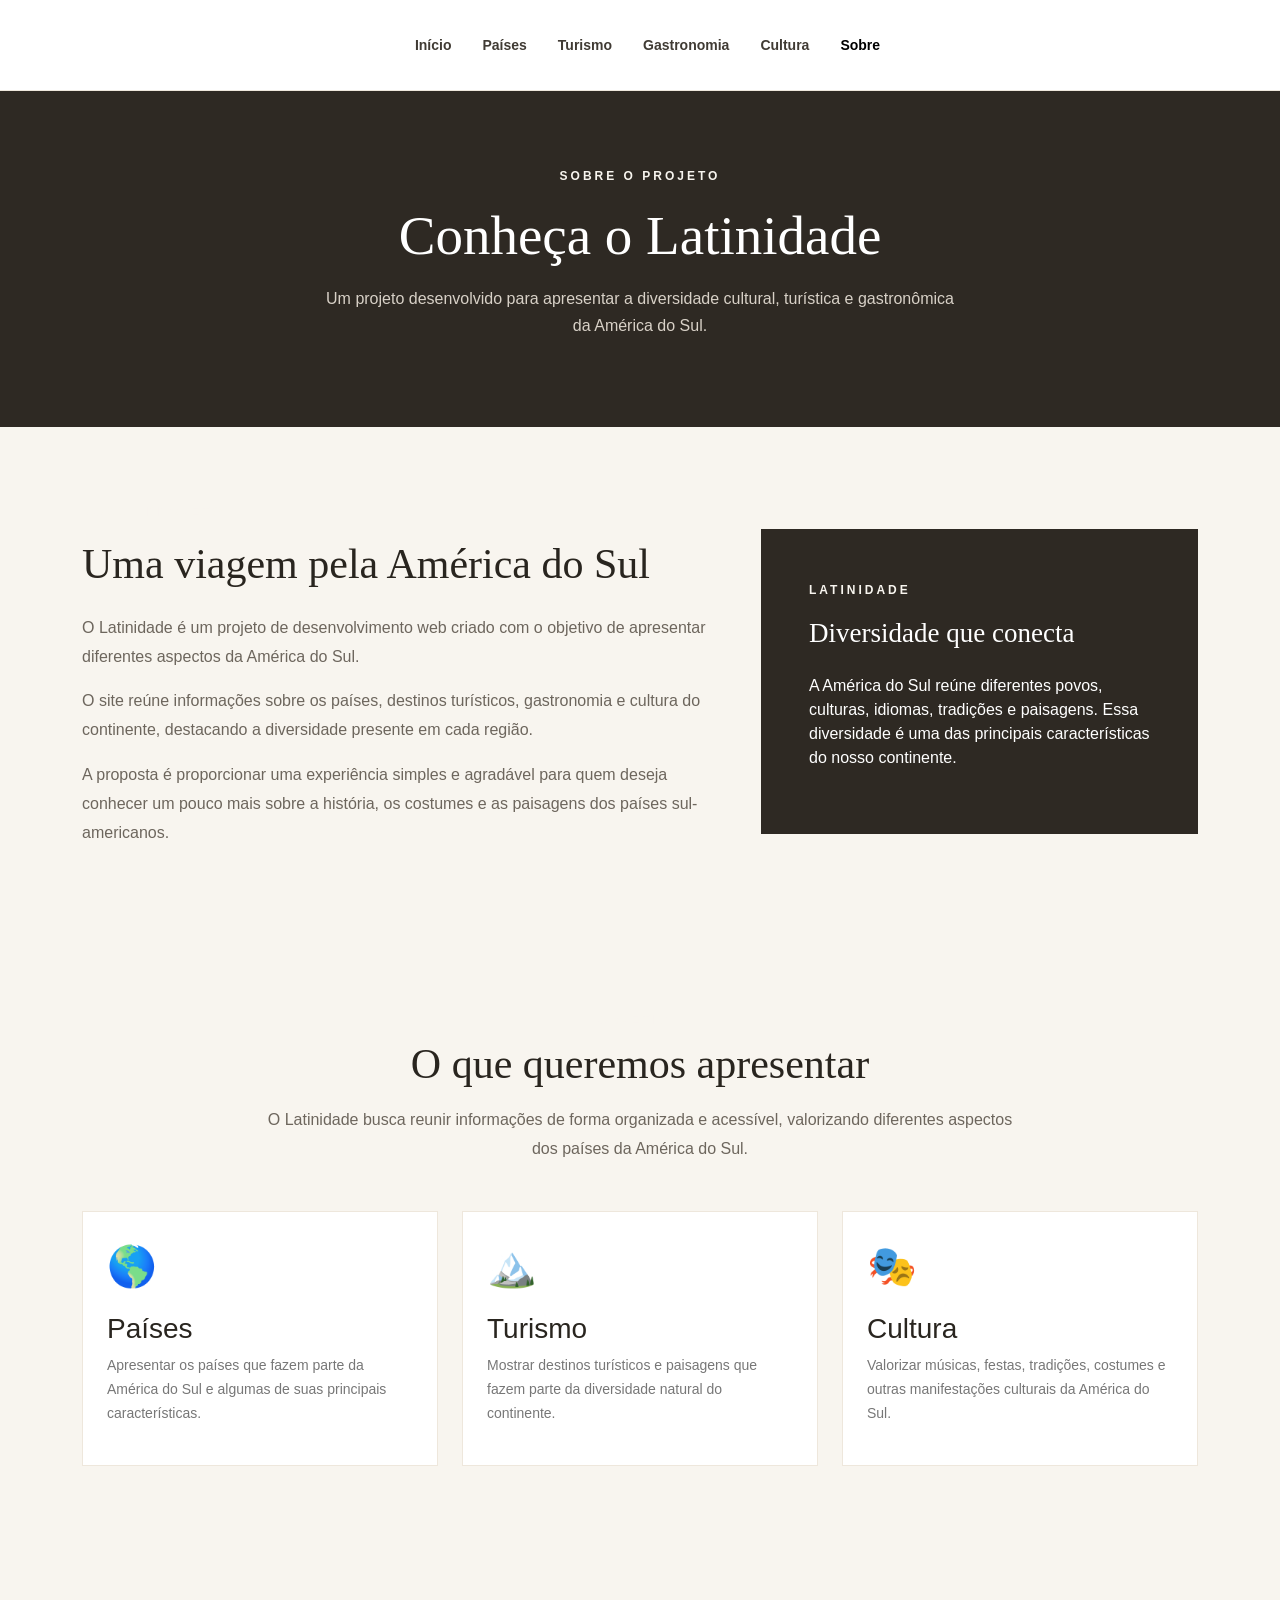
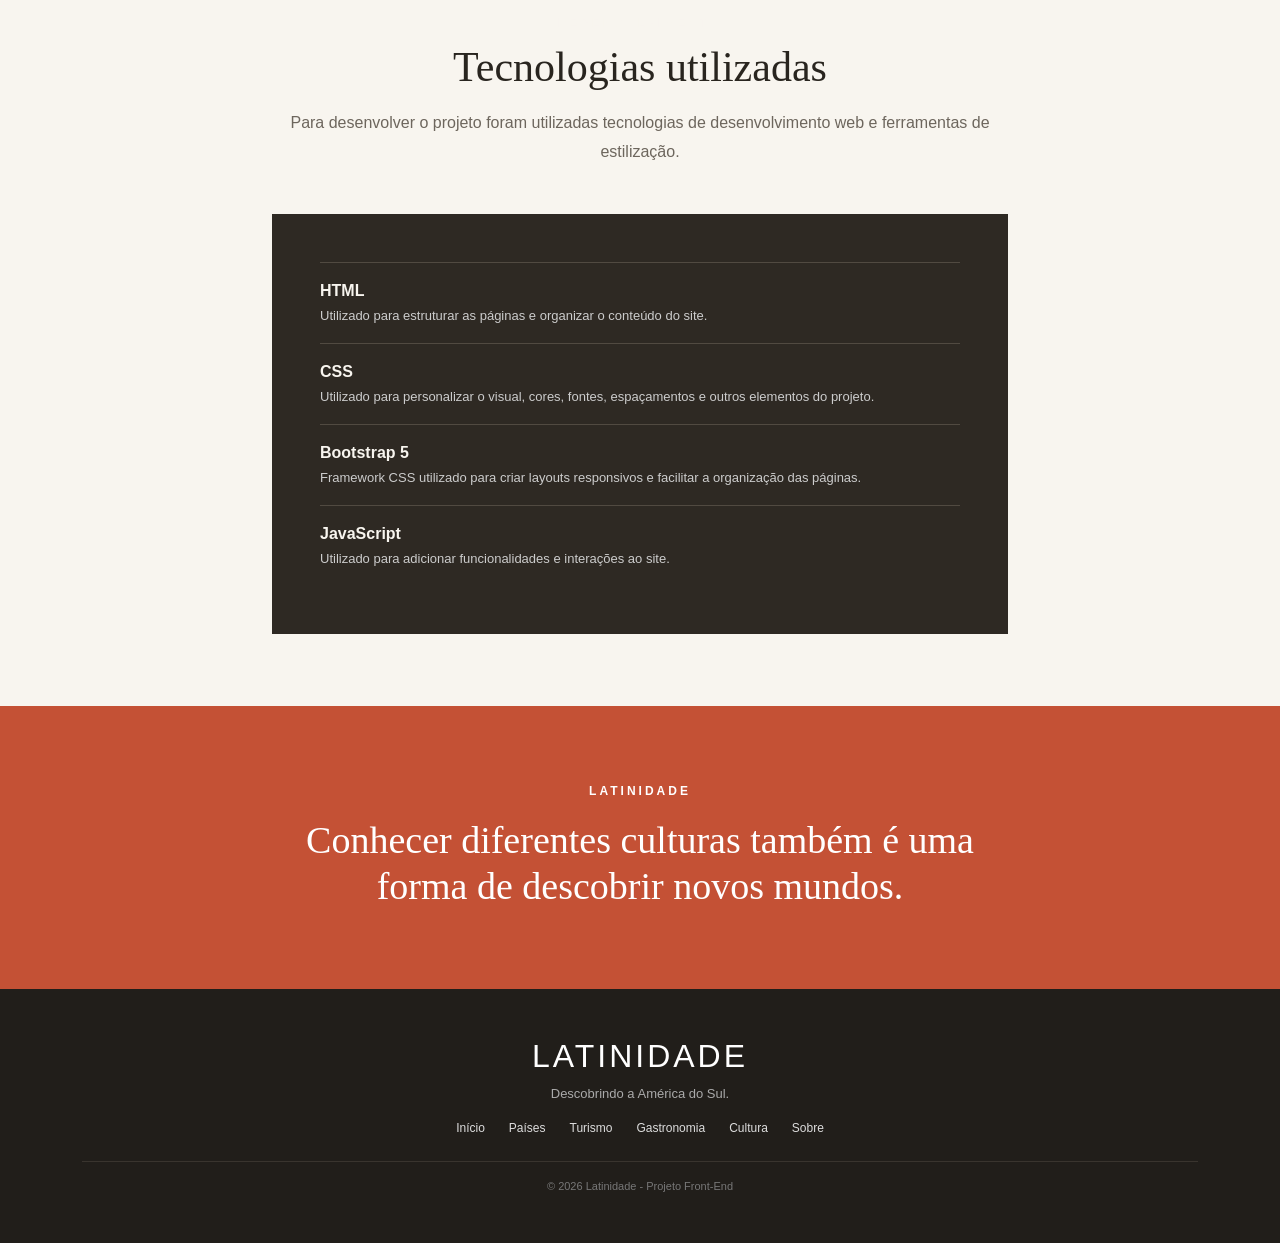
<file: sobre.html>
<!DOCTYPE html>
<html lang="pt-BR">

<head>

    <meta charset="UTF-8">
    <meta name="viewport" content="width=device-width, initial-scale=1.0">

    <title>Sobre | Latinidade</title>

    <!-- Bootstrap 5 -->
    <link
        href="https://cdn.jsdelivr.net/npm/bootstrap@5.3.3/dist/css/bootstrap.min.css"
        rel="stylesheet">

    <!-- CSS personalizado -->
    <link rel="stylesheet" href="css/style.css">

</head>

<body>

<header>

    <nav class="navbar navbar-expand-lg">

        <div class="container">

            <!-- LOGO -->
            <a href="index.html" class="logo">

            </a>


            <!-- BOTÃO MOBILE -->
            <button
                class="navbar-toggler"
                type="button"
                data-bs-toggle="collapse"
                data-bs-target="#menuPrincipal"
                aria-controls="menuPrincipal"
                aria-expanded="false"
                aria-label="Abrir menu">

                <span class="navbar-toggler-icon"></span>

            </button>


            <!-- MENU -->
            <div
                class="collapse navbar-collapse"
                id="menuPrincipal">

                <ul class="navbar-nav ms-auto">

                    <li class="nav-item">
                        <a class="nav-link" href="index.html">
                            Início
                        </a>
                    </li>

                    <li class="nav-item">
                        <a class="nav-link" href="paises.html">
                            Países
                        </a>
                    </li>

                    <li class="nav-item">
                        <a class="nav-link" href="turismo.html">
                            Turismo
                        </a>
                    </li>

                    <li class="nav-item">
                        <a class="nav-link" href="gastronomia.html">
                            Gastronomia
                        </a>
                    </li>

                    <li class="nav-item">
                        <a class="nav-link" href="cultura.html">
                            Cultura
                        </a>
                    </li>

                    <li class="nav-item">
                        <a class="nav-link active" href="sobre.html">
                            Sobre
                        </a>
                    </li>

                </ul>

            </div>

        </div>

    </nav>

</header>


<main>

    <!-- CABEÇALHO -->
    <section class="page-header py-5">

        <div class="container text-center py-4">

            <span>
                SOBRE O PROJETO
            </span>

            <h1 class="mt-3">
                Conheça o Latinidade
            </h1>

            <p class="mx-auto mt-3">
                Um projeto desenvolvido para apresentar a diversidade
                cultural, turística e gastronômica da América do Sul.
            </p>

        </div>

    </section>


    <!-- SOBRE O PROJETO -->
    <section class="py-5">

        <div class="container py-4">

            <div class="row align-items-center g-5">

                <div class="col-12 col-lg-7">

                    <div class="about-text">

                        <span class="small-title">
                            NOSSO PROJETO
                        </span>

                        <h2 class="mt-3">
                            Uma viagem pela América do Sul
                        </h2>

                        <p class="mt-4">
                            O Latinidade é um projeto de desenvolvimento
                            web criado com o objetivo de apresentar
                            diferentes aspectos da América do Sul.
                        </p>

                        <p>
                            O site reúne informações sobre os países,
                            destinos turísticos, gastronomia e cultura
                            do continente, destacando a diversidade
                            presente em cada região.
                        </p>

                        <p>
                            A proposta é proporcionar uma experiência
                            simples e agradável para quem deseja conhecer
                            um pouco mais sobre a história, os costumes
                            e as paisagens dos países sul-americanos.
                        </p>

                    </div>

                </div>


                <div class="col-12 col-lg-5">

                    <div class="about-box p-4 p-md-5">

                        <span class="small-title">
                            LATINIDADE
                        </span>

                        <h3 class="mt-3">
                            Diversidade que conecta
                        </h3>

                        <p class="mt-4">
                            A América do Sul reúne diferentes povos,
                            culturas, idiomas, tradições e paisagens.
                            Essa diversidade é uma das principais
                            características do nosso continente.
                        </p>

                    </div>

                </div>

            </div>

        </div>

    </section>


    <!-- OBJETIVO -->
    <section class="py-5">

        <div class="container py-4">

            <div class="section-title text-center mb-5">

                <span>
                    OBJETIVO
                </span>

                <h2 class="objective-title mt-2">
                    O que queremos apresentar
                </h2>

                <p class="intro-text mx-auto mt-3">
                    O Latinidade busca reunir informações de forma
                    organizada e acessível, valorizando diferentes
                    aspectos dos países da América do Sul.
                </p>

            </div>


            <div class="row g-4">

                <!-- PAÍSES -->
                <div class="col-12 col-md-4">

                    <div class="info-card h-100 p-4">

                        <div class="card-icon mb-3">
                            🌎
                        </div>

                        <h3>
                            Países
                        </h3>

                        <p>
                            Apresentar os países que fazem parte da
                            América do Sul e algumas de suas
                            principais características.
                        </p>

                    </div>

                </div>


                <!-- TURISMO -->
                <div class="col-12 col-md-4">

                    <div class="info-card h-100 p-4">

                        <div class="card-icon mb-3">
                            🏔️
                        </div>

                        <h3>
                            Turismo
                        </h3>

                        <p>
                            Mostrar destinos turísticos e paisagens
                            que fazem parte da diversidade natural
                            do continente.
                        </p>

                    </div>

                </div>


                <!-- CULTURA -->
                <div class="col-12 col-md-4">

                    <div class="info-card h-100 p-4">

                        <div class="card-icon mb-3">
                            🎭
                        </div>

                        <h3>
                            Cultura
                        </h3>

                        <p>
                            Valorizar músicas, festas, tradições,
                            costumes e outras manifestações culturais
                            da América do Sul.
                        </p>

                    </div>

                </div>

            </div>

        </div>

    </section>


    <!-- TECNOLOGIAS -->
    <section class="py-5">

        <div class="container py-4">

            <div class="section-title text-center mb-5">

                <span>
                    DESENVOLVIMENTO
                </span>

                <h2 class="mt-2">
                    Tecnologias utilizadas
                </h2>

                <p class="intro-text mx-auto mt-3">
                    Para desenvolver o projeto foram utilizadas
                    tecnologias de desenvolvimento web e ferramentas
                    de estilização.
                </p>

            </div>


            <div class="row justify-content-center">

                <div class="col-12 col-md-10 col-lg-8">

                    <div class="about-box p-4 p-md-5">

                        <div class="tech py-3">

                            <strong>
                                HTML
                            </strong>

                            <span>
                                Utilizado para estruturar as páginas
                                e organizar o conteúdo do site.
                            </span>

                        </div>


                        <div class="tech py-3">

                            <strong>
                                CSS
                            </strong>

                            <span>
                                Utilizado para personalizar o visual,
                                cores, fontes, espaçamentos e outros
                                elementos do projeto.
                            </span>

                        </div>


                        <div class="tech py-3">

                            <strong>
                                Bootstrap 5
                            </strong>

                            <span>
                                Framework CSS utilizado para criar
                                layouts responsivos e facilitar a
                                organização das páginas.
                            </span>

                        </div>


                        <div class="tech py-3">

                            <strong>
                                JavaScript
                            </strong>

                            <span>
                                Utilizado para adicionar funcionalidades
                                e interações ao site.
                            </span>

                        </div>

                    </div>

                </div>

            </div>

        </div>

    </section>


    <!-- FRASE -->
    <section class="quote-section py-5">

        <div class="container text-center py-4">

            <span>
                LATINIDADE
            </span>

            <h2 class="mx-auto mt-3">
                Conhecer diferentes culturas também é uma forma
                de descobrir novos mundos.
            </h2>

        </div>

    </section>

</main>


<!-- FOOTER -->
<footer class="py-5">

    <div class="container text-center">

        <h2>
            LATINIDADE
        </h2>

        <p>
            Descobrindo a América do Sul.
        </p>

        <div class="footer-links d-flex justify-content-center flex-wrap gap-4">

            <a href="index.html">Início</a>
            <a href="paises.html">Países</a>
            <a href="turismo.html">Turismo</a>
            <a href="gastronomia.html">Gastronomia</a>
            <a href="cultura.html">Cultura</a>
            <a href="sobre.html">Sobre</a>

        </div>

        <p class="copyright mt-4 pt-3 mb-0">
            © 2026 Latinidade - Projeto Front-End
        </p>

    </div>

</footer>


<!-- Bootstrap JS -->
<script
    src="https://cdn.jsdelivr.net/npm/bootstrap@5.3.3/dist/js/bootstrap.bundle.min.js">
</script>

</body>
</html>
</file>
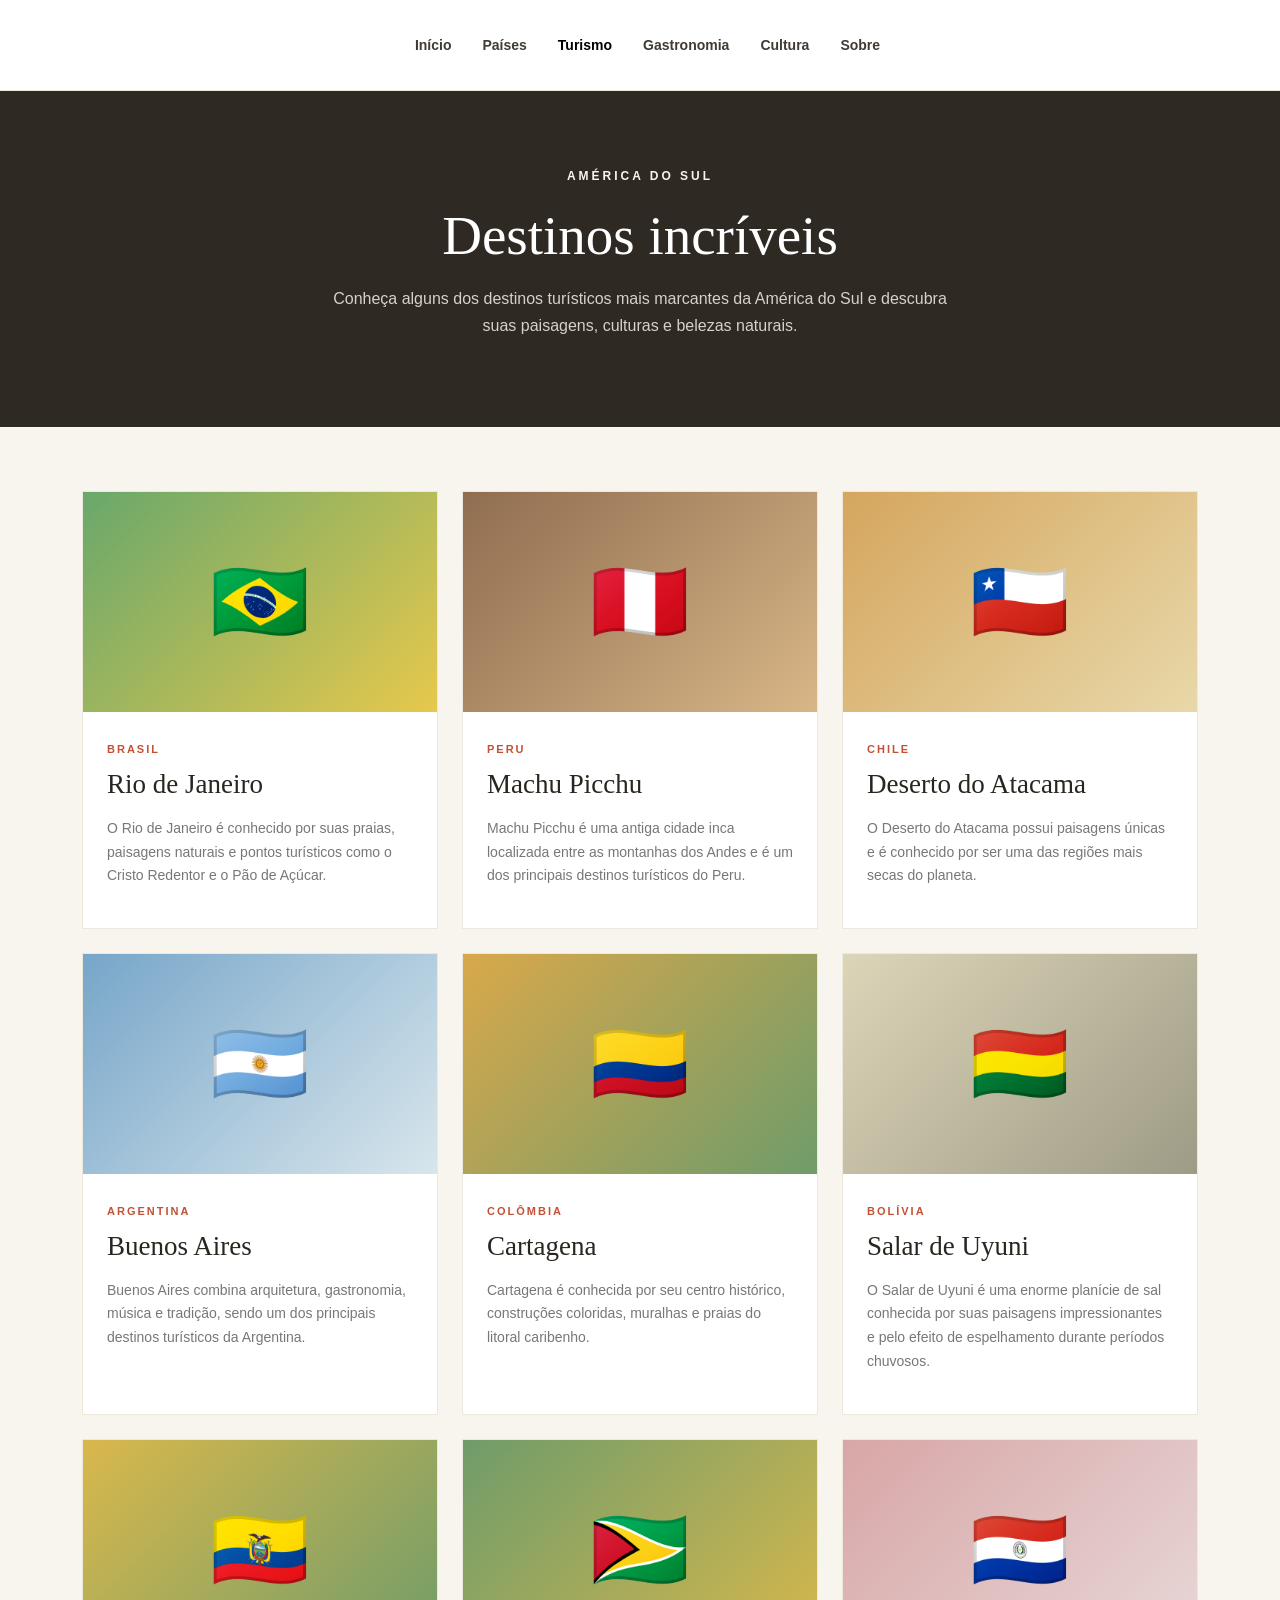
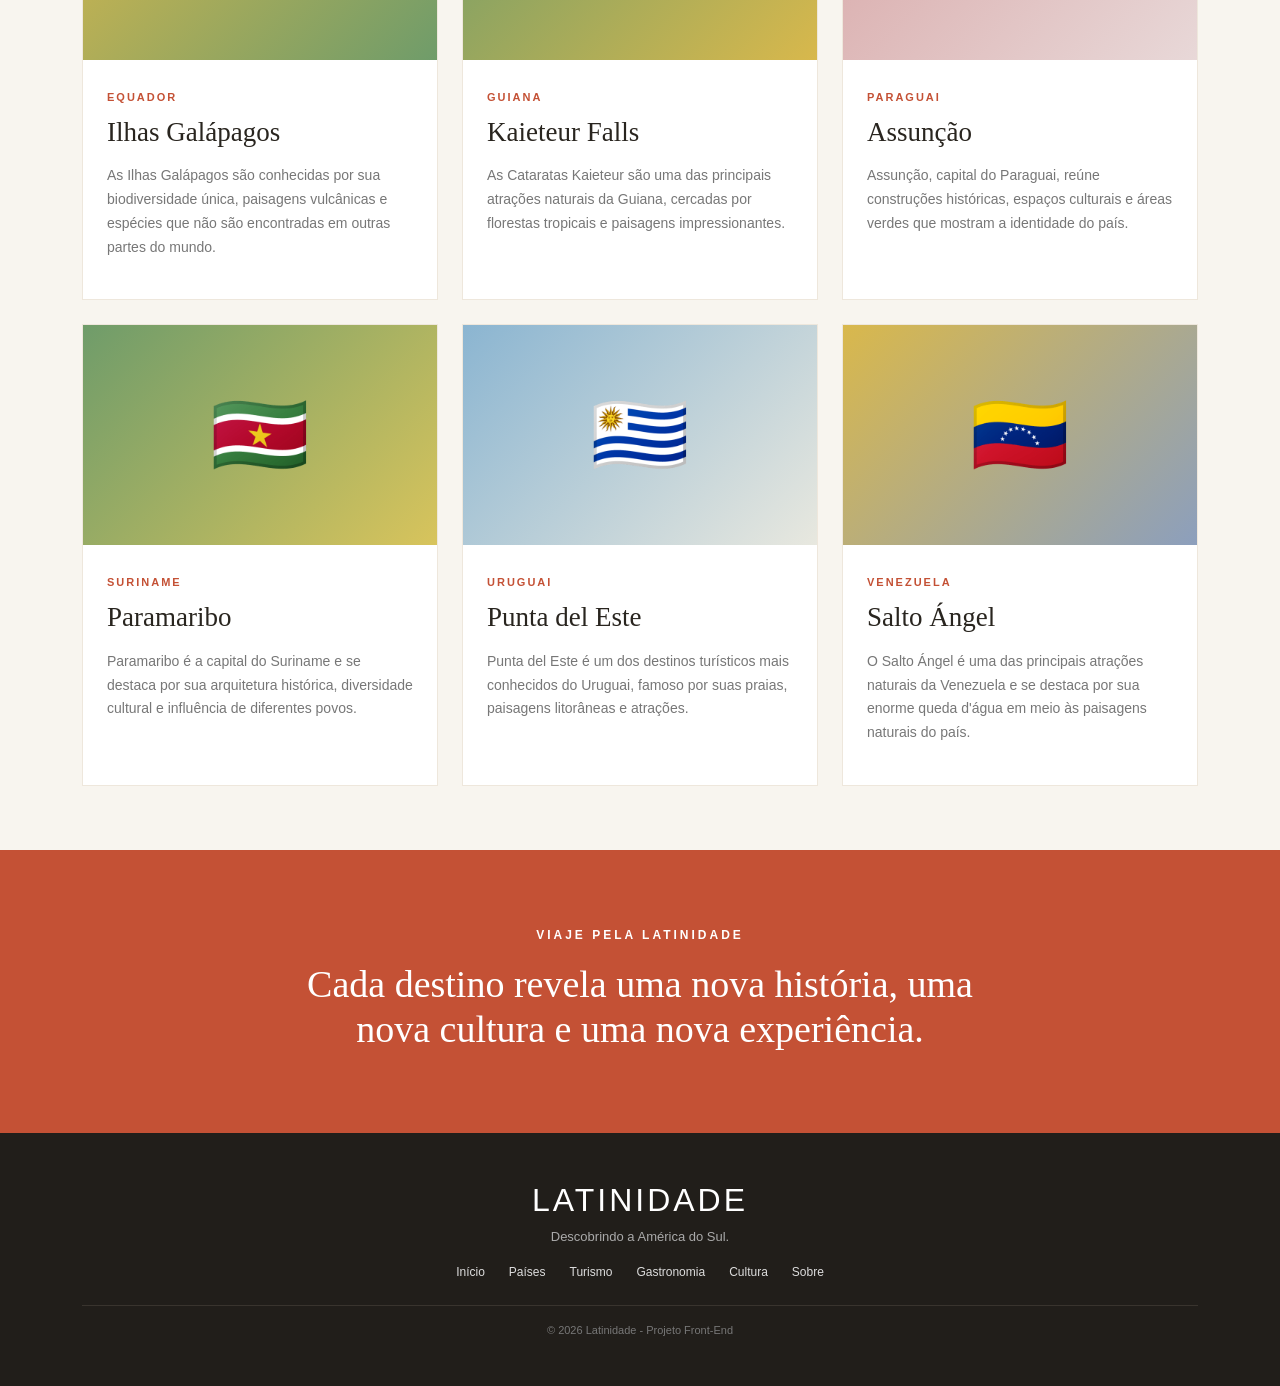
<file: turismo.html>
<!DOCTYPE html>
<html lang="pt-BR">

<head>
    <meta charset="UTF-8">
    <meta name="viewport" content="width=device-width, initial-scale=1.0">

    <title>Turismo | Latinidade</title>

    <!-- Bootstrap 5 -->
    <link
        href="https://cdn.jsdelivr.net/npm/bootstrap@5.3.3/dist/css/bootstrap.min.css"
        rel="stylesheet">

    <!-- CSS personalizado -->
    <link rel="stylesheet" href="css/style.css">
</head>

<body>

<header>
    <nav class="navbar navbar-expand-lg">

        <div class="container">


             <!-- BOTÃO MOBILE -->
            <button
                class="navbar-toggler"
                type="button"
                data-bs-toggle="collapse"
                data-bs-target="#menuPrincipal"
                aria-controls="menuPrincipal"
                aria-expanded="false"
                aria-label="Abrir menu">

                <span class="navbar-toggler-icon"></span>

            </button>

            <!-- MENU -->
            <div class="collapse navbar-collapse" id="menuPrincipal">

                <ul class="navbar-nav ms-auto">

                    <li class="nav-item">
                        <a class="nav-link" href="index.html">
                            Início
                        </a>
                    </li>

                    <li class="nav-item">
                        <a class="nav-link" href="paises.html">
                            Países
                        </a>
                    </li>

                    <li class="nav-item">
                        <a class="nav-link active" href="turismo.html">
                            Turismo
                        </a>
                    </li>

                    <li class="nav-item">
                        <a class="nav-link" href="gastronomia.html">
                            Gastronomia
                        </a>
                    </li>

                    <li class="nav-item">
                        <a class="nav-link" href="cultura.html">
                            Cultura
                        </a>
                    </li>

                    <li class="nav-item">
                        <a class="nav-link" href="sobre.html">
                            Sobre
                        </a>
                    </li>

                </ul>

            </div>

        </div>
    </nav>
</header>


<main>

    <!-- CABEÇALHO DA PÁGINA -->
    <section class="page-header py-5">

        <div class="container text-center py-4">

            <span>
                AMÉRICA DO SUL
            </span>

            <h1 class="mt-3">
                Destinos incríveis
            </h1>

            <p class="mx-auto mt-3">
                Conheça alguns dos destinos turísticos mais marcantes
                da América do Sul e descubra suas paisagens,
                culturas e belezas naturais.
            </p>

        </div>

    </section>


    <!-- DESTINOS -->
    <section class="py-5">

        <div class="container py-3">

            <div class="row g-4">


                <!-- BRASIL -->
                <div class="col-12 col-md-6 col-lg-4">

                    <div class="tourism-card h-100">

                        <div class="tourism-image brasil">
                            🇧🇷
                        </div>

                        <div class="tourism-content p-4">

                            <span>
                                BRASIL
                            </span>

                            <h2 class="mt-2">
                                Rio de Janeiro
                            </h2>

                            <p class="mt-3">
                                O Rio de Janeiro é conhecido por suas
                                praias, paisagens naturais e pontos
                                turísticos como o Cristo Redentor
                                e o Pão de Açúcar.
                            </p>

                        </div>

                    </div>

                </div>


                <!-- PERU -->
                <div class="col-12 col-md-6 col-lg-4">

                    <div class="tourism-card h-100">

                        <div class="tourism-image peru">
                            🇵🇪
                        </div>

                        <div class="tourism-content p-4">

                            <span>
                                PERU
                            </span>

                            <h2 class="mt-2">
                                Machu Picchu
                            </h2>

                            <p class="mt-3">
                                Machu Picchu é uma antiga cidade inca
                                localizada entre as montanhas dos Andes
                                e é um dos principais destinos turísticos
                                do Peru.
                            </p>

                        </div>

                    </div>

                </div>


                <!-- CHILE -->
                <div class="col-12 col-md-6 col-lg-4">

                    <div class="tourism-card h-100">

                        <div class="tourism-image chile">
                            🇨🇱
                        </div>

                        <div class="tourism-content p-4">

                            <span>
                                CHILE
                            </span>

                            <h2 class="mt-2">
                                Deserto do Atacama
                            </h2>

                            <p class="mt-3">
                                O Deserto do Atacama possui paisagens
                                únicas e é conhecido por ser uma das
                                regiões mais secas do planeta.
                            </p>

                        </div>

                    </div>

                </div>


                <!-- ARGENTINA -->
                <div class="col-12 col-md-6 col-lg-4">

                    <div class="tourism-card h-100">

                        <div class="tourism-image argentina">
                            🇦🇷
                        </div>

                        <div class="tourism-content p-4">

                            <span>
                                ARGENTINA
                            </span>

                            <h2 class="mt-2">
                                Buenos Aires
                            </h2>

                            <p class="mt-3">
                                Buenos Aires combina arquitetura,
                                gastronomia, música e tradição,
                                sendo um dos principais destinos
                                turísticos da Argentina.
                            </p>

                        </div>

                    </div>

                </div>


                <!-- COLÔMBIA -->
                <div class="col-12 col-md-6 col-lg-4">

                    <div class="tourism-card h-100">

                        <div class="tourism-image colombia">
                            🇨🇴
                        </div>

                        <div class="tourism-content p-4">

                            <span>
                                COLÔMBIA
                            </span>

                            <h2 class="mt-2">
                                Cartagena
                            </h2>

                            <p class="mt-3">
                                Cartagena é conhecida por seu centro
                                histórico, construções coloridas,
                                muralhas e praias do litoral caribenho.
                            </p>

                        </div>

                    </div>

                </div>


                <!-- BOLÍVIA -->
                <div class="col-12 col-md-6 col-lg-4">

                    <div class="tourism-card h-100">

                        <div class="tourism-image bolivia">
                            🇧🇴
                        </div>

                        <div class="tourism-content p-4">

                            <span>
                                BOLÍVIA
                            </span>

                            <h2 class="mt-2">
                                Salar de Uyuni
                            </h2>

                            <p class="mt-3">
                                O Salar de Uyuni é uma enorme planície
                                de sal conhecida por suas paisagens
                                impressionantes e pelo efeito de
                                espelhamento durante períodos chuvosos.
                            </p>

                        </div>

                    </div>

                </div>


                <!-- EQUADOR -->
                <div class="col-12 col-md-6 col-lg-4">

                    <div class="tourism-card h-100">

                        <div class="tourism-image equador">
                            🇪🇨
                        </div>

                        <div class="tourism-content p-4">

                            <span>
                                EQUADOR
                            </span>

                            <h2 class="mt-2">
                                Ilhas Galápagos
                            </h2>

                            <p class="mt-3">
                                As Ilhas Galápagos são conhecidas por sua
                                biodiversidade única, paisagens vulcânicas
                                e espécies que não são encontradas em
                                outras partes do mundo.
                            </p>

                        </div>

                    </div>

                </div>


                <!-- GUIANA -->
                <div class="col-12 col-md-6 col-lg-4">

                    <div class="tourism-card h-100">

                        <div class="tourism-image guiana">
                            🇬🇾
                        </div>

                        <div class="tourism-content p-4">

                            <span>
                                GUIANA
                            </span>

                            <h2 class="mt-2">
                                Kaieteur Falls
                            </h2>

                            <p class="mt-3">
                                As Cataratas Kaieteur são uma das principais
                                atrações naturais da Guiana, cercadas por
                                florestas tropicais e paisagens impressionantes.
                            </p>

                        </div>

                    </div>

                </div>


                <!-- PARAGUAI -->
                <div class="col-12 col-md-6 col-lg-4">

                    <div class="tourism-card h-100">

                        <div class="tourism-image paraguai">
                            🇵🇾
                        </div>

                        <div class="tourism-content p-4">

                            <span>
                                PARAGUAI
                            </span>

                            <h2 class="mt-2">
                                Assunção
                            </h2>

                            <p class="mt-3">
                                Assunção, capital do Paraguai, reúne
                                construções históricas, espaços culturais
                                e áreas verdes que mostram a identidade
                                do país.
                            </p>

                        </div>

                    </div>

                </div>


                <!-- SURINAME -->
                <div class="col-12 col-md-6 col-lg-4">

                    <div class="tourism-card h-100">

                        <div class="tourism-image suriname">
                            🇸🇷
                        </div>

                        <div class="tourism-content p-4">

                            <span>
                                SURINAME
                            </span>

                            <h2 class="mt-2">
                                Paramaribo
                            </h2>

                            <p class="mt-3">
                                Paramaribo é a capital do Suriname e se
                                destaca por sua arquitetura histórica,
                                diversidade cultural e influência de
                                diferentes povos.
                            </p>

                        </div>

                    </div>

                </div>


                <!-- URUGUAI -->
                <div class="col-12 col-md-6 col-lg-4">

                    <div class="tourism-card h-100">

                        <div class="tourism-image uruguai">
                            🇺🇾
                        </div>

                        <div class="tourism-content p-4">

                            <span>
                                URUGUAI
                            </span>

                            <h2 class="mt-2">
                                Punta del Este
                            </h2>

                            <p class="mt-3">
                                Punta del Este é um dos destinos turísticos
                                mais conhecidos do Uruguai, famoso por suas
                                praias, paisagens litorâneas e atrações.
                            </p>

                        </div>

                    </div>

                </div>


                <!-- VENEZUELA -->
                <div class="col-12 col-md-6 col-lg-4">

                    <div class="tourism-card h-100">

                        <div class="tourism-image venezuela">
                            🇻🇪
                        </div>

                        <div class="tourism-content p-4">

                            <span>
                                VENEZUELA
                            </span>

                            <h2 class="mt-2">
                                Salto Ángel
                            </h2>

                            <p class="mt-3">
                                O Salto Ángel é uma das principais atrações
                                naturais da Venezuela e se destaca por sua
                                enorme queda d'água em meio às paisagens
                                naturais do país.
                            </p>

                        </div>

                    </div>

                </div>


            </div>

        </div>

    </section>


    <!-- FRASE -->
    <section class="quote-section py-5">

        <div class="container text-center py-4">

            <span>
                VIAJE PELA LATINIDADE
            </span>

            <h2 class="mx-auto mt-3">
                Cada destino revela uma nova história,
                uma nova cultura e uma nova experiência.
            </h2>

        </div>

    </section>

</main>


<!-- FOOTER -->
<footer class="py-5">

    <div class="container text-center">

        <h2>
            LATINIDADE
        </h2>

        <p>
            Descobrindo a América do Sul.
        </p>

        <div class="footer-links d-flex justify-content-center flex-wrap gap-4">

            <a href="index.html">Início</a>
            <a href="paises.html">Países</a>
            <a href="turismo.html">Turismo</a>
            <a href="gastronomia.html">Gastronomia</a>
            <a href="cultura.html">Cultura</a>
            <a href="sobre.html">Sobre</a>

        </div>

        <p class="copyright mt-4 pt-3 mb-0">
            © 2026 Latinidade - Projeto Front-End
        </p>

    </div>

</footer>


<!-- Bootstrap JS -->
<script
    src="https://cdn.jsdelivr.net/npm/bootstrap@5.3.3/dist/js/bootstrap.bundle.min.js">
</script>

</body>
</html>
</file>
<file: css/style.css>
@import url('https://images.unsplash.com/photo-1483729558449-99ef09a8c325?auto=format&fit=crop&w=1800&q=80');


:root {

    --primary: #c45135;

    --primary-dark: #963a26;

    --primary-light: #f8f5ef;

    --accent: #b5462e;

    --border: #eee7dc;

    --muted: #777;

    --dark: #2e2923;

    --bg: #f8f5ef;

}


html {

    scroll-behavior: smooth;

}


body {

    font-family: 'Montserrat', sans-serif;

    background: var(--bg);

    color: #29251f;

}


/* ================================
   NAVBAR
================================ */

header {

    width: 100%;

    background: #fff;

    border-bottom: 1px solid #eee7dc;

}


.navbar {
    min-height: 90px;
    position: relative;
    display: flex;
    align-items: center;
}

.logo {
    display: flex;
    align-items: center;
    text-decoration: none;
}

.logo img {
    width: 165px;
    height: auto;
    display: block;
}

.navbar-nav {
    position: absolute;
    left: 50%;
    transform: translateX(-50%);
    display: flex;
    align-items: center;
}

.navbar-nav .nav-link {
    color: #403b34;
    font-size: 14px;
    font-weight: 600;
    margin-left: 15px;
    transition: .3s;
}





/* ================================
   HERO
================================ */
.hero {

    min-height: 620px;

    display: flex;
    align-items: center;

    background:
        linear-gradient(90deg,
            rgba(25, 20, 15, 0.75),
            rgba(25, 20, 15, 0.20)),
        url("../img/inicial.jpeg");

    background-size: cover;
    background-position: center;
    background-repeat: no-repeat;
}


.hero-content {

    color: white;

}


.tag,

.page-header span,

.section-title span,

.small-title {

    font-size: 12px;

    font-weight: 700;

    letter-spacing: 3px;

    color: var(--primary-light);

}


.display-title {

    font-family: 'Playfair Display', serif;

    font-size: clamp(55px, 8vw, 90px);

    line-height: .95;

}


.display-title span {

    color: var(--primary-light);

}


.hero p {

    max-width: 500px;

    line-height: 1.8;

    font-size: 17px;

}


/* ================================
   BOTÃO
================================ */

.btn-latinidade {

    display: inline-block;

    background: var(--primary);

    color: white;

    text-decoration: none;

    padding: 15px 28px;

    border-radius: 4px;

    font-size: 13px;

    font-weight: 700;

    transition: .3s;

}


.btn-latinidade:hover {

    background: var(--primary-dark);

    color: white;

    transform: translateY(-2px);

}


/* ================================
   TÍTULOS
================================ */

.section-title h2 {

    font-family: 'Playfair Display', serif;

    font-size: 42px;



}


.intro-text {

    max-width: 750px;

    line-height: 1.8;

    color: #6d665d;

}


/* ================================
   CARDS
================================ */

.info-card,

.country-card,

.tourism-card,

.food-card,

.culture-card {

    background: white;

    border: 1px solid var(--border);

    transition: .3s;

}


.info-card:hover,

.country-card:hover,

.tourism-card:hover,

.food-card:hover,

.culture-card:hover {

    transform: translateY(-7px);

    box-shadow: 0 15px 35px rgba(0, 0, 0, .08);

}


.card-icon {

    font-size: 40px;

}


.info-card p,

.country-card p,

.tourism-content p,

.food-card p,

.culture-card p {

    color: var(--muted);

    line-height: 1.7;

    font-size: 14px;

}


.info-card a {

    color: var(--accent);

    text-decoration: none;

    font-weight: 700;

    font-size: 13px;

}


/* ================================
   QUOTE
================================ */

.quote-section {

    background: var(--primary);

    color: white;

}


.quote-section span {

    font-size: 12px;

    letter-spacing: 3px;

    font-weight: 700;

}


.quote-section h2 {

    font-family: 'Playfair Display', serif;

    font-size: 38px;

    max-width: 700px;

}


/* ================================
   PAGE HEADER
================================ */

.page-header {

    background: var(--dark);

    color: white;

}


.page-header h1 {

    font-family: 'Playfair Display', serif;

    font-size: 55px;

}


.page-header p {

    color: #d8d1c7;

    max-width: 650px;

    line-height: 1.7;

}


/* ================================
   PAÍSES
================================ */

.flag {

    font-size: 45px;

}


.country-card p {

    min-height: 90px;

}


.btn-card {

    border: none;

    background: var(--primary);

    color: white;

    padding: 11px 18px;

    cursor: pointer;

    font-weight: 600;

    border-radius: 3px;

    transition: .3s;


}


.btn-card:hover {

    background: var(--primary-dark);

}


/* ================================
   TURISMO
================================ */

.tourism-card {
    overflow: hidden;
}


.tourism-image {
    height: 220px;
    display: flex;
    align-items: center;
    justify-content: center;
    font-size: 80px;
    background-size: cover;
}


.tourism-image.brasil {
    background: linear-gradient(135deg, #69a86b, #e7c84c);
}


.tourism-image.peru {
    background: linear-gradient(135deg, #8f6d50, #d8b687);
}


.tourism-image.chile {
    background: linear-gradient(135deg, #d5a65e, #e8d8a9);
}


.tourism-image.argentina {
    background: linear-gradient(135deg, #77a6c9, #d8e6ec);
}


.tourism-image.colombia {
    background: linear-gradient(135deg, #d9a84b, #6f9c6a);
}


.tourism-image.bolivia {
    background: linear-gradient(135deg, #ddd5b8, #9e9b86);
}


.tourism-image.equador {
    background: linear-gradient(135deg, #d9b84c, #6f9c6a);
}


.tourism-image.guiana {
    background: linear-gradient(135deg, #6f9c6a, #d8b84c);
}


.tourism-image.paraguai {
    background: linear-gradient(135deg, #d8a6a6, #e8d8d8);
}


.tourism-image.suriname {
    background: linear-gradient(135deg, #6f9c6a, #d8c45c);
}


.tourism-image.uruguai {
    background: linear-gradient(135deg, #8bb5d1, #e8e8df);
}


.tourism-image.venezuela {
    background: linear-gradient(135deg, #d9b84c, #8c9fbd);
}


.tourism-content span {
    font-size: 11px;
    letter-spacing: 2px;
    color: var(--primary);
    font-weight: 700;
}


.tourism-content h2 {
    font-family: 'Playfair Display', serif;
    font-size: 27px;
}



/* ================================
   GASTRONOMIA
================================ */

.food-icon {

    font-size: 55px;

}


.food-card h2 {

    font-family: 'Playfair Display', serif;

    font-size: 29px;

}


.food-card span {

    display: block;

    color: var(--primary);

    font-size: 12px;

    font-weight: 700;

}


/* ================================
   CULTURA
================================ */

.culture-icon {

    font-size: 45px;

}


.culture-card h2 {

    font-family: 'Playfair Display', serif;

    font-size: 28px;

}


.culture-highlight {

    background:

        linear-gradient(rgba(30, 25, 20, .82),

            rgba(30, 25, 20, .82)),

        url("https://images.unsplash.com/photo-1539650116574-75c0c6d73f6e?auto=format&fit=crop&w=1600&q=80");

    background-size: cover;

    background-position: center;

    color: white;

}


.culture-highlight h2 {

    font-family: 'Playfair Display', serif;

    font-size: 55px;

}


.culture-highlight p {

    max-width: 600px;

    color: #ddd;

    line-height: 1.8;

}


/* ================================
   SOBRE
================================ */

.about-text h2 {

    font-family: 'Playfair Display', serif;

    font-size: 42px;

}


.about-text p {

    color: #6d665d;

    line-height: 1.8;

}


.about-box {

    background: var(--dark);

    color: white;

}


.about-box h3 {

    font-family: 'Playfair Display', serif;

    font-size: 27px;

}


.tech {

    border-top: 1px solid #514a41;

}


.tech strong {

    display: block;

    color: var(--primary-light);

}


.tech span {

    color: #ccc;

    font-size: 13px;

}


.objective-title {

    font-family: 'Playfair Display', serif;

}


/* ================================
   FOOTER
================================ */

footer {

    background: #211e1a;

    color: white;

}


footer h2 {

    letter-spacing: 3px;

}


footer p {

    color: #aaa;

    font-size: 13px;

}


.footer-links a {

    color: #ddd;

    text-decoration: none;

    font-size: 12px;

}


.footer-links a:hover {

    color: var(--primary-light);

}


.copyright {

    border-top: 1px solid #39342e;

    color: #777;

    font-size: 11px;

}


/* ================================
   CELULAR
================================ */

@media (max-width: 767.98px) {


    .navbar {

        min-height: 75px;

    }


    .logo img {

        width: 140px;

    }


    @media (max-width: 767.98px) {

        .hero {
            min-height: 650px;
            background-position: center center;
        }

        .display-title {
            font-size: 55px;
        }

        .hero p {
            font-size: 16px;
        }
    }

    .display-title {

        font-size: 55px;

    }


    .hero p {

        font-size: 16px;

    }


    .page-header h1 {

        font-size: 40px;

    }


    .section-title h2 {

        font-size: 32px;

    }


    .culture-highlight h2 {

        font-size: 40px;

    }

}

/* ========================================
   MODAL CULTURA
======================================== */

.culture-card {
    transition: transform 0.3s ease, box-shadow 0.3s ease;
}

.culture-card:hover {
    transform: translateY(-6px);
    box-shadow: 0 12px 28px rgba(0, 0, 0, 0.12);
}


/* Imagem grande do topo do modal */

.culture-modal-hero {
    height: 240px;

    background-size: cover;
    background-position: center;

    position: relative;

    border-radius: 8px 8px 0 0;

    overflow: hidden;
}


/* camada escura sobre a foto */

.culture-modal-hero::after {
    content: "";

    position: absolute;

    inset: 0;

    background: linear-gradient(to top,
            rgba(30, 25, 20, 0.9),
            rgba(30, 25, 20, 0.15));
}


/* textos que ficam sobre a foto */

.culture-modal-hero-content {
    position: absolute;

    left: 30px;
    bottom: 25px;

    z-index: 2;

    color: white;
}


.culture-modal-hero-content .flag {
    font-size: 36px;
}


.culture-modal-hero-content h2 {
    margin: 5px 0;

    font-family: "Playfair Display", serif;

    font-size: 34px;
}


.culture-modal-hero-content p {
    margin: 0;

    opacity: 0.9;

    font-size: 14px;
}


/* botão X */

.culture-modal-close {
    position: absolute;

    top: 18px;
    right: 18px;

    z-index: 3;

    background-color: rgba(255, 255, 255, 0.9);

    border-radius: 50%;

    padding: 9px;
}


/* informações */

.culture-info {
    border-left: 3px solid #b5462e;

    padding-left: 15px;

    margin-bottom: 22px;
}


.culture-info strong {
    display: block;

    color: #b5462e;

    margin-bottom: 5px;
}


/* celular */

@media (max-width: 576px) {

    .culture-modal-hero {
        height: 200px;
    }

    .culture-modal-hero-content {
        left: 20px;
        bottom: 20px;
    }

    .culture-modal-hero-content h2 {
        font-size: 27px;
    }

}

/* CORREÇÃO MENU MOBILE */
@media (max-width: 991.98px) {

    header,
    .navbar {
        position: relative !important;
        z-index: 9999 !important;
        background: #fff !important;
    }

    .navbar-collapse {
        position: absolute !important;
        top: 100%;
        left: 0;
        width: 100%;
        background: #fff !important;
        padding: 10px 20px 20px;
        z-index: 9999 !important;
    }

    .navbar-nav {
        position: static !important;
        left: auto !important;
        top: auto !important;
        transform: none !important;
        width: 100%;
        text-align: center;
    }

    .navbar-nav .nav-link {
        display: block;
        margin: 0 !important;
        padding: 12px !important;
        color: #403b34 !important;
    }
}
</file>
